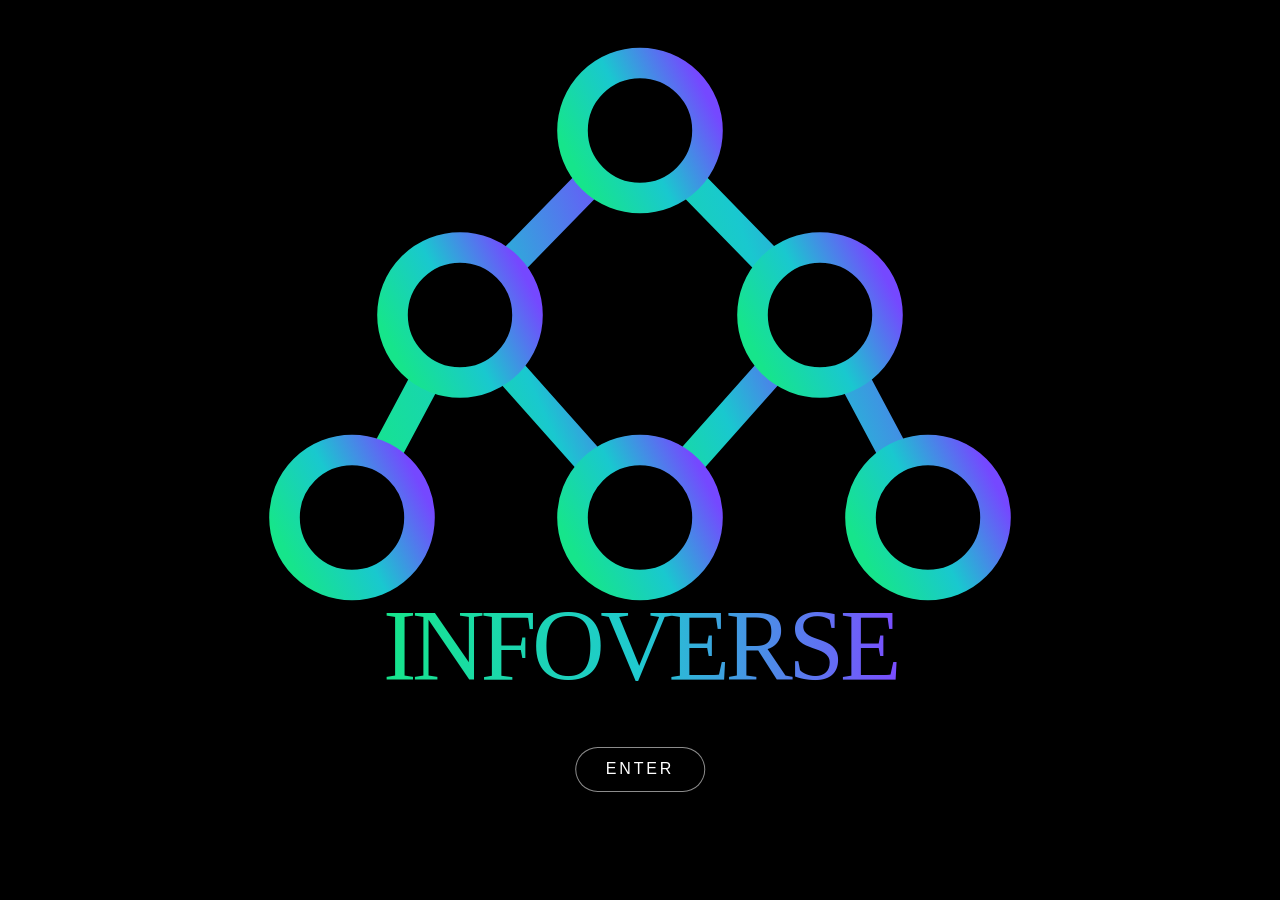
<file: index.html>
<!doctype html>
<html lang="en">
<head>
  <meta charset="utf-8">
  <meta name="viewport" content="width=device-width, initial-scale=1">
  <meta name="theme-color" content="#030708">
  <title>Infoverse</title>
  <link rel="stylesheet" href="style.css">
</head>
<body>
  <main id="app">
    <section id="intro" class="intro" aria-label="Welcome">
      <div class="logo-stage">
        <img class="intro-logo" src="assets/infoverse.svg" alt="Infoverse logo">
        <div class="intro-half intro-left" aria-hidden="true"></div>
        <div class="intro-half intro-right" aria-hidden="true"></div>
        <button id="enterButton" class="enter-button" type="button">ENTER</button>
      </div>
    </section>

    <section id="mainPage" class="main-page" aria-hidden="true">
      <div class="main-logo-half main-logo-left" aria-hidden="true"></div>
      <div class="main-logo-half main-logo-right" aria-hidden="true"></div>
      <header class="site-header">
        <img class="header-logo" src="assets/infoverse.svg" alt="">
        <h1>Infoverse</h1>
      </header>
      <section id="home" class="module-grid" aria-label="Choose a module">
        <a class="module-card module-card-learn" href="modules/learn/index.html">
          <div class="module-card-top"><span class="module-card-index">01 / LEARN</span><span class="module-card-tag">3 COURSE PATHS</span></div>
          <div class="module-card-art module-art-learn" aria-hidden="true"><i></i><i></i><i></i><i></i><i></i></div>
          <h2>Learning Deck</h2>
          <p>Build practical data skills with guided courses in analysis, Power BI, and SQL.</p>
          <div class="module-card-foot">OPEN LEARNING PATH <b>↗</b></div>
        </a>
        <a class="module-card module-card-games" href="modules/games/index.html">
          <div class="module-card-top"><span class="module-card-index">02 / GAMES</span><span class="module-card-tag">3 ARCADE RUNS</span></div>
          <div class="module-card-art module-art-games" aria-hidden="true"><i></i><i></i><i></i><i></i></div>
          <h2>Arcade</h2>
          <p>Sharpen your instincts with patterns, puzzles, and data.</p>
          <div class="module-card-foot">ENTER THE ARCADE <b>↗</b></div>
        </a>
        <a class="module-card module-card-challenges" href="modules/challenges/index.html">
          <div class="module-card-top"><span class="module-card-index">03 / CHALLENGES</span><span class="module-card-tag">CASE MISSIONS</span></div>
          <div class="module-card-art module-art-challenges" aria-hidden="true"><i></i><i></i><i></i><i></i></div>
          <h2>Field Missions</h2>
          <p>Apply your skills to realistic business scenarios.</p>
          <div class="module-card-foot">VIEW CHALLENGES <b>↗</b></div>
        </a>
      </section>
    </section>
  </main>
  <script src="script.js"></script>
</body>
</html>
</file>
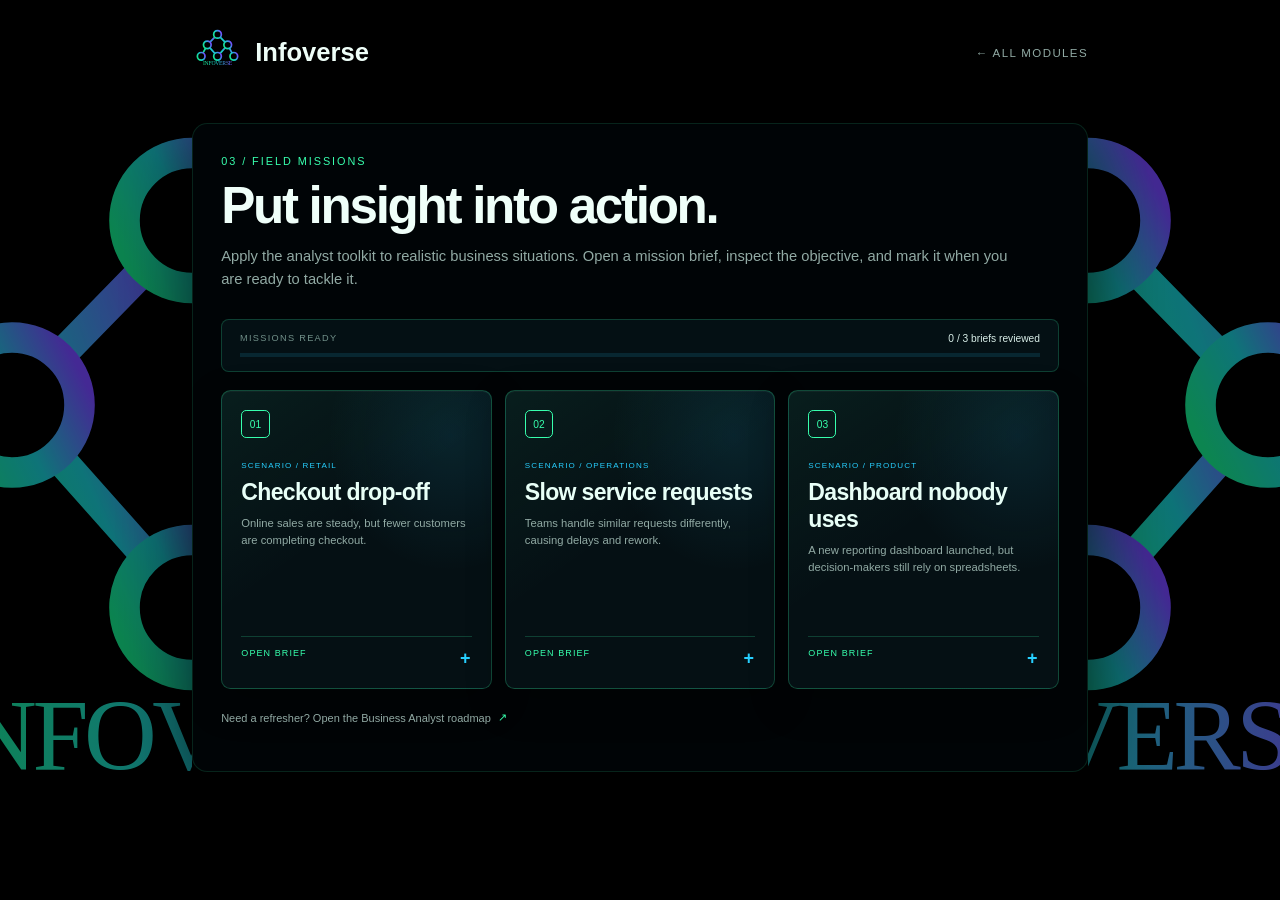
<file: modules/challenges/index.html>
<!doctype html>
<html lang="en">
<head>
  <meta charset="utf-8">
  <meta name="viewport" content="width=device-width, initial-scale=1">
  <meta name="theme-color" content="#030708">
  <title>Field Missions | Infoverse</title>
  <link rel="stylesheet" href="../module-shell.css">
  <link rel="stylesheet" href="challenges.css">
</head>
<body>
  <div class="module-shell">
    <div class="module-logo-half module-logo-left" aria-hidden="true"></div>
    <div class="module-logo-half module-logo-right" aria-hidden="true"></div>
    <header class="module-topbar">
      <a class="module-brand" href="../../index.html?home=1#home"><img src="../../assets/infoverse.svg" alt=""><span>Infoverse</span></a>
      <a class="module-return" href="../../index.html?home=1#home">← ALL MODULES</a>
    </header>

    <main class="module-layout challenge-layout">
      <p class="module-eyebrow">03 / FIELD MISSIONS</p>
      <h1>Put insight into action.</h1>
      <p class="module-intro">Apply the analyst toolkit to realistic business situations. Open a mission brief, inspect the objective, and mark it when you are ready to tackle it.</p>
      <section class="mission-progress" aria-label="Mission progress">
        <div><span>MISSIONS READY</span><strong id="missionProgressText">0 / 3 briefs reviewed</strong></div>
        <div id="missionProgress" class="mission-progress-track" role="progressbar" aria-label="Mission briefs reviewed" aria-valuemin="0" aria-valuemax="3" aria-valuenow="0"><span id="missionProgressBar"></span></div>
      </section>
      <div class="mission-grid">
        <details class="mission-card">
          <summary><span class="mission-number">01</span><span class="mission-status">SCENARIO / RETAIL</span><h2>Checkout drop-off</h2><p>Online sales are steady, but fewer customers are completing checkout.</p><span class="mission-open">OPEN BRIEF <b>+</b></span></summary>
          <div class="mission-brief"><h3>Your objective</h3><p>Identify what evidence and stakeholder conversations you need before recommending a change.</p><ul><li>Define the outcome and baseline.</li><li>Map the customer journey and locate the drop-off.</li><li>Propose a low-risk test and success measure.</li></ul><label><input type="checkbox" data-mission="retail"><span>Brief reviewed</span></label></div>
        </details>
        <details class="mission-card">
          <summary><span class="mission-number">02</span><span class="mission-status">SCENARIO / OPERATIONS</span><h2>Slow service requests</h2><p>Teams handle similar requests differently, causing delays and rework.</p><span class="mission-open">OPEN BRIEF <b>+</b></span></summary>
          <div class="mission-brief"><h3>Your objective</h3><p>Find the process constraint, align teams on a workable future state, and define how improvement will be measured.</p><ul><li>Interview people across the handoffs.</li><li>Model the current and future workflows.</li><li>Estimate value, risk, and adoption needs.</li></ul><label><input type="checkbox" data-mission="operations"><span>Brief reviewed</span></label></div>
        </details>
        <details class="mission-card">
          <summary><span class="mission-number">03</span><span class="mission-status">SCENARIO / PRODUCT</span><h2>Dashboard nobody uses</h2><p>A new reporting dashboard launched, but decision-makers still rely on spreadsheets.</p><span class="mission-open">OPEN BRIEF <b>+</b></span></summary>
          <div class="mission-brief"><h3>Your objective</h3><p>Discover the decision the dashboard should support and diagnose the gap between delivery and user needs.</p><ul><li>Identify user groups and key decisions.</li><li>Check data trust, definitions, and timing.</li><li>Define adoption and outcome measures.</li></ul><label><input type="checkbox" data-mission="product"><span>Brief reviewed</span></label></div>
        </details>
      </div>
      <a class="mission-learning-link" href="../learn/index.html">Need a refresher? Open the Business Analyst roadmap <span>↗</span></a>
    </main>
  </div>
  <script src="challenges.js"></script>
</body>
</html>
</file>
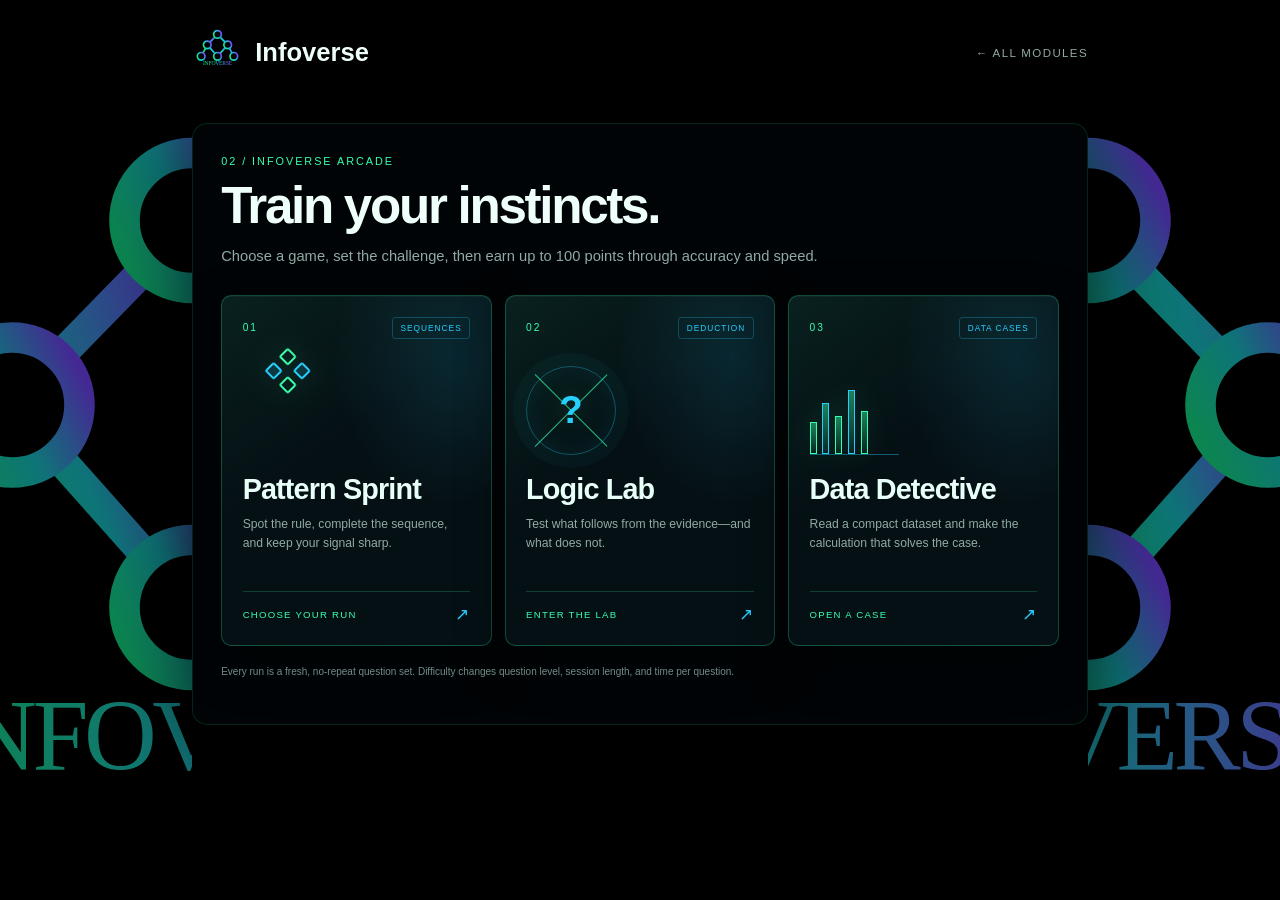
<file: modules/games/index.html>
<!doctype html>
<html lang="en">
<head>
  <meta charset="utf-8">
  <meta name="viewport" content="width=device-width, initial-scale=1">
  <meta name="theme-color" content="#030708">
  <title>Infoverse Arcade</title>
  <link rel="stylesheet" href="../module-shell.css">
  <link rel="stylesheet" href="games.css">
</head>
<body>
  <div class="module-shell">
    <div class="module-logo-half module-logo-left" aria-hidden="true"></div>
    <div class="module-logo-half module-logo-right" aria-hidden="true"></div>
    <header class="module-topbar">
      <a class="module-brand" href="../../index.html?home=1#home"><img src="../../assets/infoverse.svg" alt=""><span>Infoverse</span></a>
      <a class="module-return" href="../../index.html?home=1#home">← ALL MODULES</a>
    </header>
    <main class="module-layout games-layout">
      <p class="module-eyebrow">02 / INFOVERSE ARCADE</p>
      <h1>Train your instincts.</h1>
      <p class="module-intro">Choose a game, set the challenge, then earn up to 100 points through accuracy and speed.</p>
      <section class="game-catalog" aria-label="Choose a game">
        <a class="game-card" href="pattern/index.html">
          <div class="game-card-top"><span class="game-index">01</span><span class="game-tag">SEQUENCES</span></div>
          <div class="game-symbol pattern-symbol" aria-hidden="true"><i></i><i></i><i></i><i></i></div>
          <h2>Pattern Sprint</h2><p>Spot the rule, complete the sequence, and keep your signal sharp.</p>
          <span class="game-launch">CHOOSE YOUR RUN <b>↗</b></span>
        </a>
        <a class="game-card" href="logic/index.html">
          <div class="game-card-top"><span class="game-index">02</span><span class="game-tag">DEDUCTION</span></div>
          <div class="game-symbol logic-symbol" aria-hidden="true"><span>?</span></div>
          <h2>Logic Lab</h2><p>Test what follows from the evidence—and what does not.</p>
          <span class="game-launch">ENTER THE LAB <b>↗</b></span>
        </a>
        <a class="game-card" href="data/index.html">
          <div class="game-card-top"><span class="game-index">03</span><span class="game-tag">DATA CASES</span></div>
          <div class="game-symbol data-symbol" aria-hidden="true"><i></i><i></i><i></i><i></i><i></i></div>
          <h2>Data Detective</h2><p>Read a compact dataset and make the calculation that solves the case.</p>
          <span class="game-launch">OPEN A CASE <b>↗</b></span>
        </a>
      </section>
      <p class="game-catalog-note">Every run is a fresh, no-repeat question set. Difficulty changes question level, session length, and time per question.</p>
    </main>
  </div>
</body>
</html>
</file>
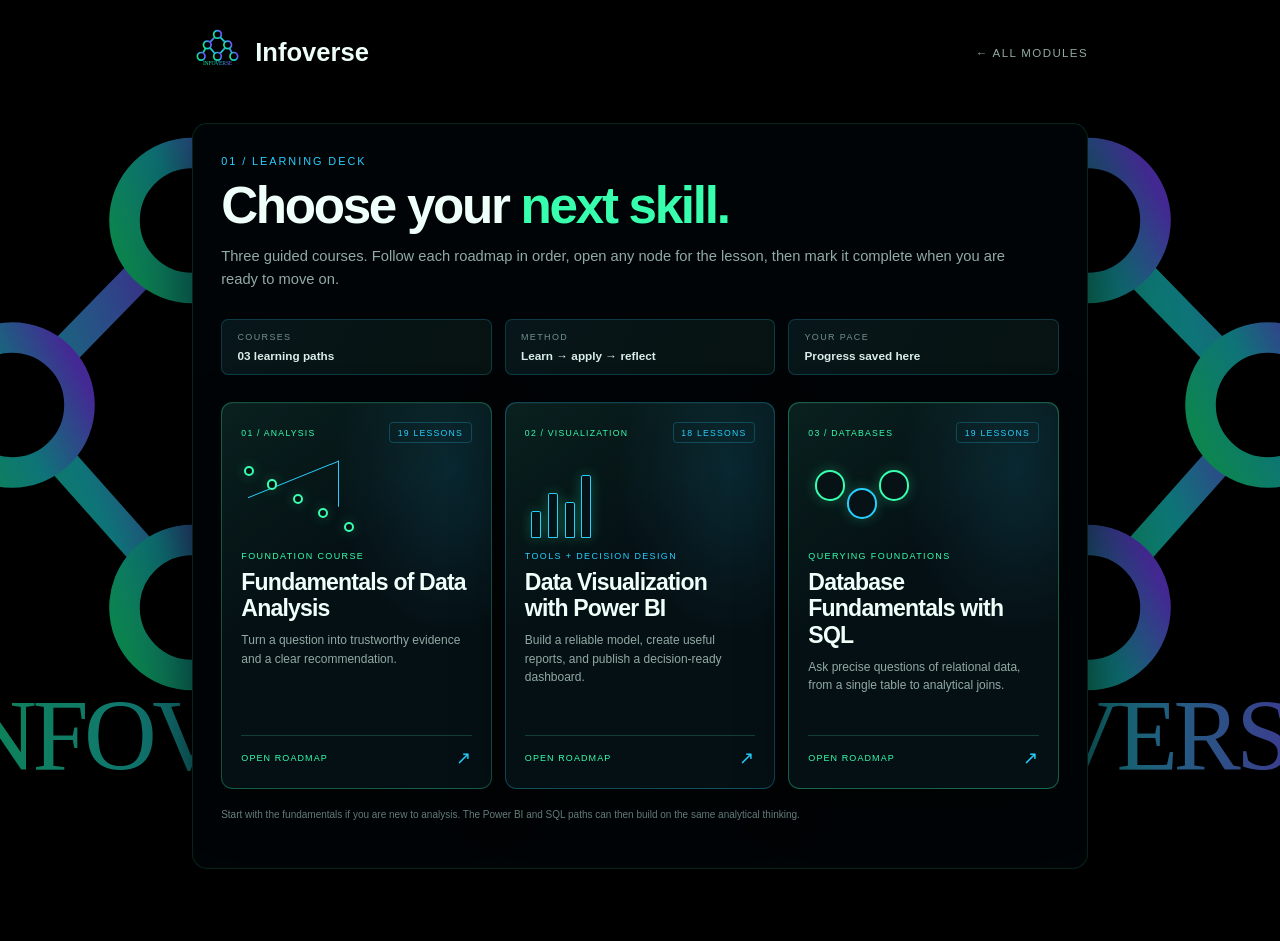
<file: modules/learn/index.html>
<!doctype html>
<html lang="en">
<head>
  <meta charset="utf-8">
  <meta name="viewport" content="width=device-width, initial-scale=1">
  <meta name="theme-color" content="#030708">
  <title>Learn | Infoverse</title>
  <link rel="stylesheet" href="../module-shell.css">
  <link rel="stylesheet" href="learn.css">
</head>
<body>
  <div class="module-shell">
    <div class="module-logo-half module-logo-left" aria-hidden="true"></div>
    <div class="module-logo-half module-logo-right" aria-hidden="true"></div>
    <header class="module-topbar">
      <a class="module-brand" href="../../index.html?home=1#home"><img src="../../assets/infoverse.svg" alt=""><span>Infoverse</span></a>
      <a class="module-return" href="../../index.html?home=1#home">← ALL MODULES</a>
    </header>
    <main class="module-layout learn-layout">
      <p class="module-eyebrow">01 / LEARNING DECK</p>
      <h1>Choose your <span>next skill.</span></h1>
      <p class="module-intro">Three guided courses. Follow each roadmap in order, open any node for the lesson, then mark it complete when you are ready to move on.</p>
      <div class="learn-stats" aria-label="Course catalogue">
        <div><span>COURSES</span><strong>03 learning paths</strong></div>
        <div><span>METHOD</span><strong>Learn → apply → reflect</strong></div>
        <div><span>YOUR PACE</span><strong>Progress saved here</strong></div>
      </div>
      <section class="course-grid" aria-label="Available courses">
        <a class="course-card course-fundamentals" href="fundamentals/index.html">
          <div class="course-top"><span>01 / ANALYSIS</span><span class="course-tag">19 LESSONS</span></div>
          <div class="course-art art-analysis" aria-hidden="true"><i></i><i></i><i></i><i></i><i></i></div>
          <div class="course-level">FOUNDATION COURSE</div>
          <h2>Fundamentals of Data Analysis</h2>
          <p>Turn a question into trustworthy evidence and a clear recommendation.</p>
          <div class="course-foot">OPEN ROADMAP <b>↗</b></div>
        </a>
        <a class="course-card course-powerbi" href="power-bi/index.html">
          <div class="course-top"><span>02 / VISUALIZATION</span><span class="course-tag">18 LESSONS</span></div>
          <div class="course-art art-bi" aria-hidden="true"><i></i><i></i><i></i><i></i></div>
          <div class="course-level">TOOLS + DECISION DESIGN</div>
          <h2>Data Visualization with Power BI</h2>
          <p>Build a reliable model, create useful reports, and publish a decision-ready dashboard.</p>
          <div class="course-foot">OPEN ROADMAP <b>↗</b></div>
        </a>
        <a class="course-card course-sql" href="sql/index.html">
          <div class="course-top"><span>03 / DATABASES</span><span class="course-tag">19 LESSONS</span></div>
          <div class="course-art art-sql" aria-hidden="true"><i></i><i></i><i></i></div>
          <div class="course-level">QUERYING FOUNDATIONS</div>
          <h2>Database Fundamentals with SQL</h2>
          <p>Ask precise questions of relational data, from a single table to analytical joins.</p>
          <div class="course-foot">OPEN ROADMAP <b>↗</b></div>
        </a>
      </section>
      <p class="learn-note">Start with the fundamentals if you are new to analysis. The Power BI and SQL paths can then build on the same analytical thinking.</p>
    </main>
  </div>
</body>
</html>
</file>
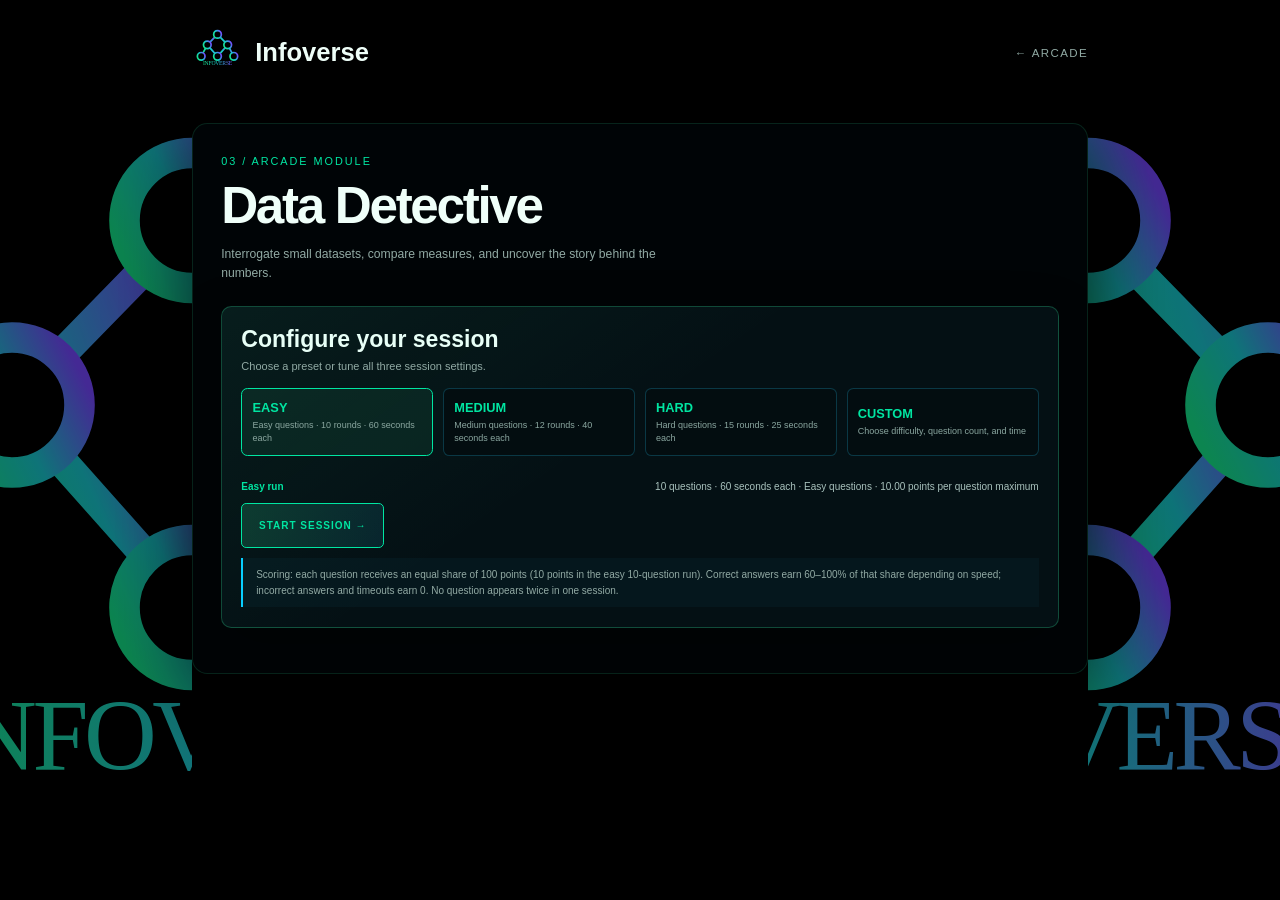
<file: modules/games/data/index.html>
<!doctype html>
<html lang="en">
<head>
  <meta charset="utf-8">
  <meta name="viewport" content="width=device-width, initial-scale=1">
  <meta name="theme-color" content="#030708">
  <title>Data Detective | Infoverse Arcade</title>
  <link rel="stylesheet" href="../../module-shell.css">
  <link rel="stylesheet" href="../game-play.css">
  <link rel="stylesheet" href="game.css">
</head>
<body>
  <div class="module-shell arcade-child">
    <div class="module-logo-half module-logo-left" aria-hidden="true"></div>
    <div class="module-logo-half module-logo-right" aria-hidden="true"></div>
    <header class="module-topbar">
      <a class="module-brand" href="../../../index.html?home=1#home"><img src="../../../assets/infoverse.svg" alt=""><span>Infoverse</span></a>
      <a class="module-return" href="../index.html">← ARCADE</a>
    </header>
    <main class="module-layout arcade-game-layout">
      <p class="module-eyebrow" id="gameEyebrow"></p>
      <h1 id="arcadeGameTitle"></h1>
      <p class="game-description" id="arcadeGameDescription"></p>
      <section class="setup-card" id="setupPanel">
        <h2 class="setup-title">Configure your session</h2>
        <p class="setup-caption">Choose a preset or tune all three session settings.</p>
        <div class="preset-grid" role="group" aria-label="Difficulty preset">
          <button class="preset-button" type="button" data-preset="easy" aria-pressed="true"><strong>EASY</strong><span>Easy questions · 10 rounds · 60 seconds each</span></button>
          <button class="preset-button" type="button" data-preset="medium" aria-pressed="false"><strong>MEDIUM</strong><span>Medium questions · 12 rounds · 40 seconds each</span></button>
          <button class="preset-button" type="button" data-preset="hard" aria-pressed="false"><strong>HARD</strong><span>Hard questions · 15 rounds · 25 seconds each</span></button>
          <button class="preset-button" type="button" data-preset="custom" aria-pressed="false"><strong>CUSTOM</strong><span>Choose difficulty, question count, and time</span></button>
        </div>
        <div class="custom-settings" id="customSettings" hidden>
          <label>Question difficulty<select id="customDifficulty"><option value="easy">Low · Easy</option><option value="medium" selected>Medium</option><option value="hard">High · Hard</option></select></label>
          <label>Questions per run<select id="customCount"><option value="low">Low · 5 questions</option><option value="medium" selected>Medium · 10 questions</option><option value="high">High · 15 questions</option></select></label>
          <label>Time per question<select id="customTime"><option value="low">Low · 25 seconds</option><option value="medium" selected>Medium · 40 seconds</option><option value="high">High · 60 seconds</option></select></label>
        </div>
        <div class="settings-summary" id="settingsSummary"></div>
        <button class="primary-action" id="startSession" type="button">START SESSION →</button>
        <p class="scoring-note">Scoring: each question receives an equal share of 100 points (10 points in the easy 10-question run). Correct answers earn 60–100% of that share depending on speed; incorrect answers and timeouts earn 0. No question appears twice in one session.</p>
      </section>
      <section id="playPanel" hidden aria-live="polite"></section>
    </main>
  </div>
  <script src="game.js"></script>
  <script src="../game-runtime.js"></script>
</body>
</html>
</file>
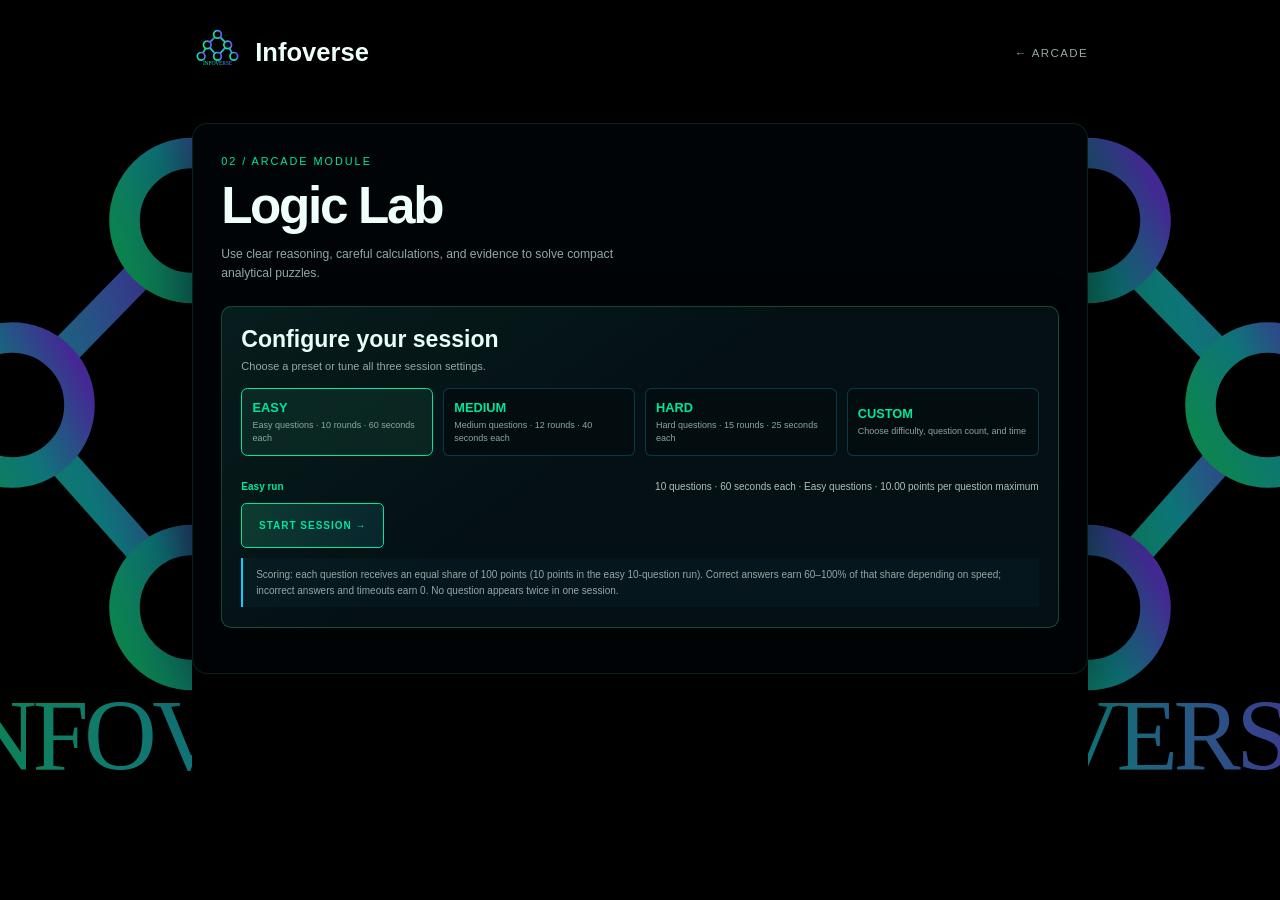
<file: modules/games/logic/index.html>
<!doctype html>
<html lang="en">
<head>
  <meta charset="utf-8">
  <meta name="viewport" content="width=device-width, initial-scale=1">
  <meta name="theme-color" content="#030708">
  <title>Logic Lab | Infoverse Arcade</title>
  <link rel="stylesheet" href="../../module-shell.css">
  <link rel="stylesheet" href="../game-play.css">
  <link rel="stylesheet" href="game.css">
</head>
<body>
  <div class="module-shell arcade-child">
    <div class="module-logo-half module-logo-left" aria-hidden="true"></div>
    <div class="module-logo-half module-logo-right" aria-hidden="true"></div>
    <header class="module-topbar">
      <a class="module-brand" href="../../../index.html?home=1#home"><img src="../../../assets/infoverse.svg" alt=""><span>Infoverse</span></a>
      <a class="module-return" href="../index.html">← ARCADE</a>
    </header>
    <main class="module-layout arcade-game-layout">
      <p class="module-eyebrow" id="gameEyebrow"></p>
      <h1 id="arcadeGameTitle"></h1>
      <p class="game-description" id="arcadeGameDescription"></p>
      <section class="setup-card" id="setupPanel">
        <h2 class="setup-title">Configure your session</h2>
        <p class="setup-caption">Choose a preset or tune all three session settings.</p>
        <div class="preset-grid" role="group" aria-label="Difficulty preset">
          <button class="preset-button" type="button" data-preset="easy" aria-pressed="true"><strong>EASY</strong><span>Easy questions · 10 rounds · 60 seconds each</span></button>
          <button class="preset-button" type="button" data-preset="medium" aria-pressed="false"><strong>MEDIUM</strong><span>Medium questions · 12 rounds · 40 seconds each</span></button>
          <button class="preset-button" type="button" data-preset="hard" aria-pressed="false"><strong>HARD</strong><span>Hard questions · 15 rounds · 25 seconds each</span></button>
          <button class="preset-button" type="button" data-preset="custom" aria-pressed="false"><strong>CUSTOM</strong><span>Choose difficulty, question count, and time</span></button>
        </div>
        <div class="custom-settings" id="customSettings" hidden>
          <label>Question difficulty<select id="customDifficulty"><option value="easy">Low · Easy</option><option value="medium" selected>Medium</option><option value="hard">High · Hard</option></select></label>
          <label>Questions per run<select id="customCount"><option value="low">Low · 5 questions</option><option value="medium" selected>Medium · 10 questions</option><option value="high">High · 15 questions</option></select></label>
          <label>Time per question<select id="customTime"><option value="low">Low · 25 seconds</option><option value="medium" selected>Medium · 40 seconds</option><option value="high">High · 60 seconds</option></select></label>
        </div>
        <div class="settings-summary" id="settingsSummary"></div>
        <button class="primary-action" id="startSession" type="button">START SESSION →</button>
        <p class="scoring-note">Scoring: each question receives an equal share of 100 points (10 points in the easy 10-question run). Correct answers earn 60–100% of that share depending on speed; incorrect answers and timeouts earn 0. No question appears twice in one session.</p>
      </section>
      <section id="playPanel" hidden aria-live="polite"></section>
    </main>
  </div>
  <script src="game.js"></script>
  <script src="../game-runtime.js"></script>
</body>
</html>
</file>
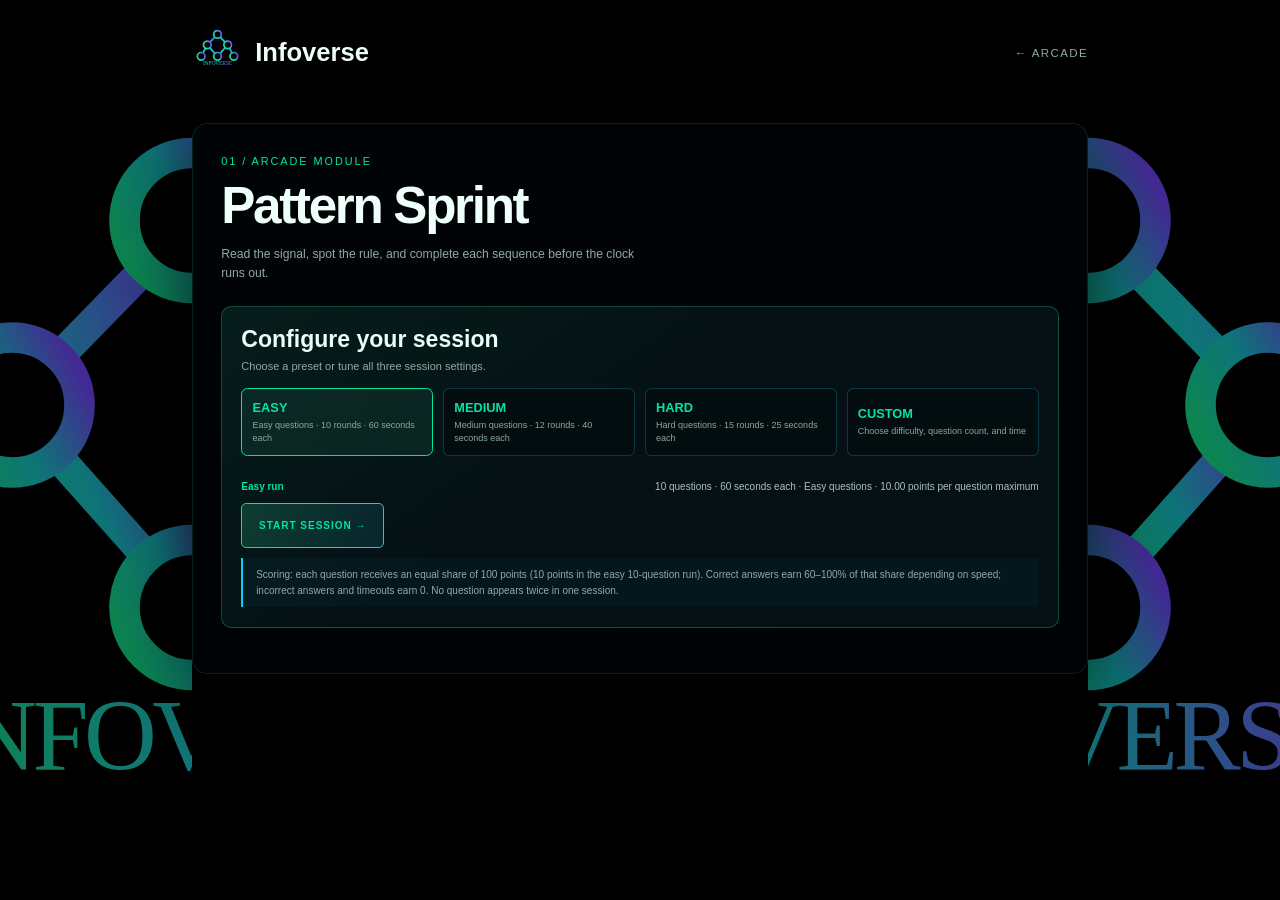
<file: modules/games/pattern/index.html>
<!doctype html>
<html lang="en">
<head>
  <meta charset="utf-8">
  <meta name="viewport" content="width=device-width, initial-scale=1">
  <meta name="theme-color" content="#030708">
  <title>Pattern Sprint | Infoverse Arcade</title>
  <link rel="stylesheet" href="../../module-shell.css">
  <link rel="stylesheet" href="../game-play.css">
  <link rel="stylesheet" href="game.css">
</head>
<body>
  <div class="module-shell arcade-child">
    <div class="module-logo-half module-logo-left" aria-hidden="true"></div>
    <div class="module-logo-half module-logo-right" aria-hidden="true"></div>
    <header class="module-topbar">
      <a class="module-brand" href="../../../index.html?home=1#home"><img src="../../../assets/infoverse.svg" alt=""><span>Infoverse</span></a>
      <a class="module-return" href="../index.html">← ARCADE</a>
    </header>
    <main class="module-layout arcade-game-layout">
      <p class="module-eyebrow" id="gameEyebrow"></p>
      <h1 id="arcadeGameTitle"></h1>
      <p class="game-description" id="arcadeGameDescription"></p>
      <section class="setup-card" id="setupPanel">
        <h2 class="setup-title">Configure your session</h2>
        <p class="setup-caption">Choose a preset or tune all three session settings.</p>
        <div class="preset-grid" role="group" aria-label="Difficulty preset">
          <button class="preset-button" type="button" data-preset="easy" aria-pressed="true"><strong>EASY</strong><span>Easy questions · 10 rounds · 60 seconds each</span></button>
          <button class="preset-button" type="button" data-preset="medium" aria-pressed="false"><strong>MEDIUM</strong><span>Medium questions · 12 rounds · 40 seconds each</span></button>
          <button class="preset-button" type="button" data-preset="hard" aria-pressed="false"><strong>HARD</strong><span>Hard questions · 15 rounds · 25 seconds each</span></button>
          <button class="preset-button" type="button" data-preset="custom" aria-pressed="false"><strong>CUSTOM</strong><span>Choose difficulty, question count, and time</span></button>
        </div>
        <div class="custom-settings" id="customSettings" hidden>
          <label>Question difficulty<select id="customDifficulty"><option value="easy">Low · Easy</option><option value="medium" selected>Medium</option><option value="hard">High · Hard</option></select></label>
          <label>Questions per run<select id="customCount"><option value="low">Low · 5 questions</option><option value="medium" selected>Medium · 10 questions</option><option value="high">High · 15 questions</option></select></label>
          <label>Time per question<select id="customTime"><option value="low">Low · 25 seconds</option><option value="medium" selected>Medium · 40 seconds</option><option value="high">High · 60 seconds</option></select></label>
        </div>
        <div class="settings-summary" id="settingsSummary"></div>
        <button class="primary-action" id="startSession" type="button">START SESSION →</button>
        <p class="scoring-note">Scoring: each question receives an equal share of 100 points (10 points in the easy 10-question run). Correct answers earn 60–100% of that share depending on speed; incorrect answers and timeouts earn 0. No question appears twice in one session.</p>
      </section>
      <section id="playPanel" hidden aria-live="polite"></section>
    </main>
  </div>
  <script src="game.js"></script>
  <script src="../game-runtime.js"></script>
</body>
</html>
</file>
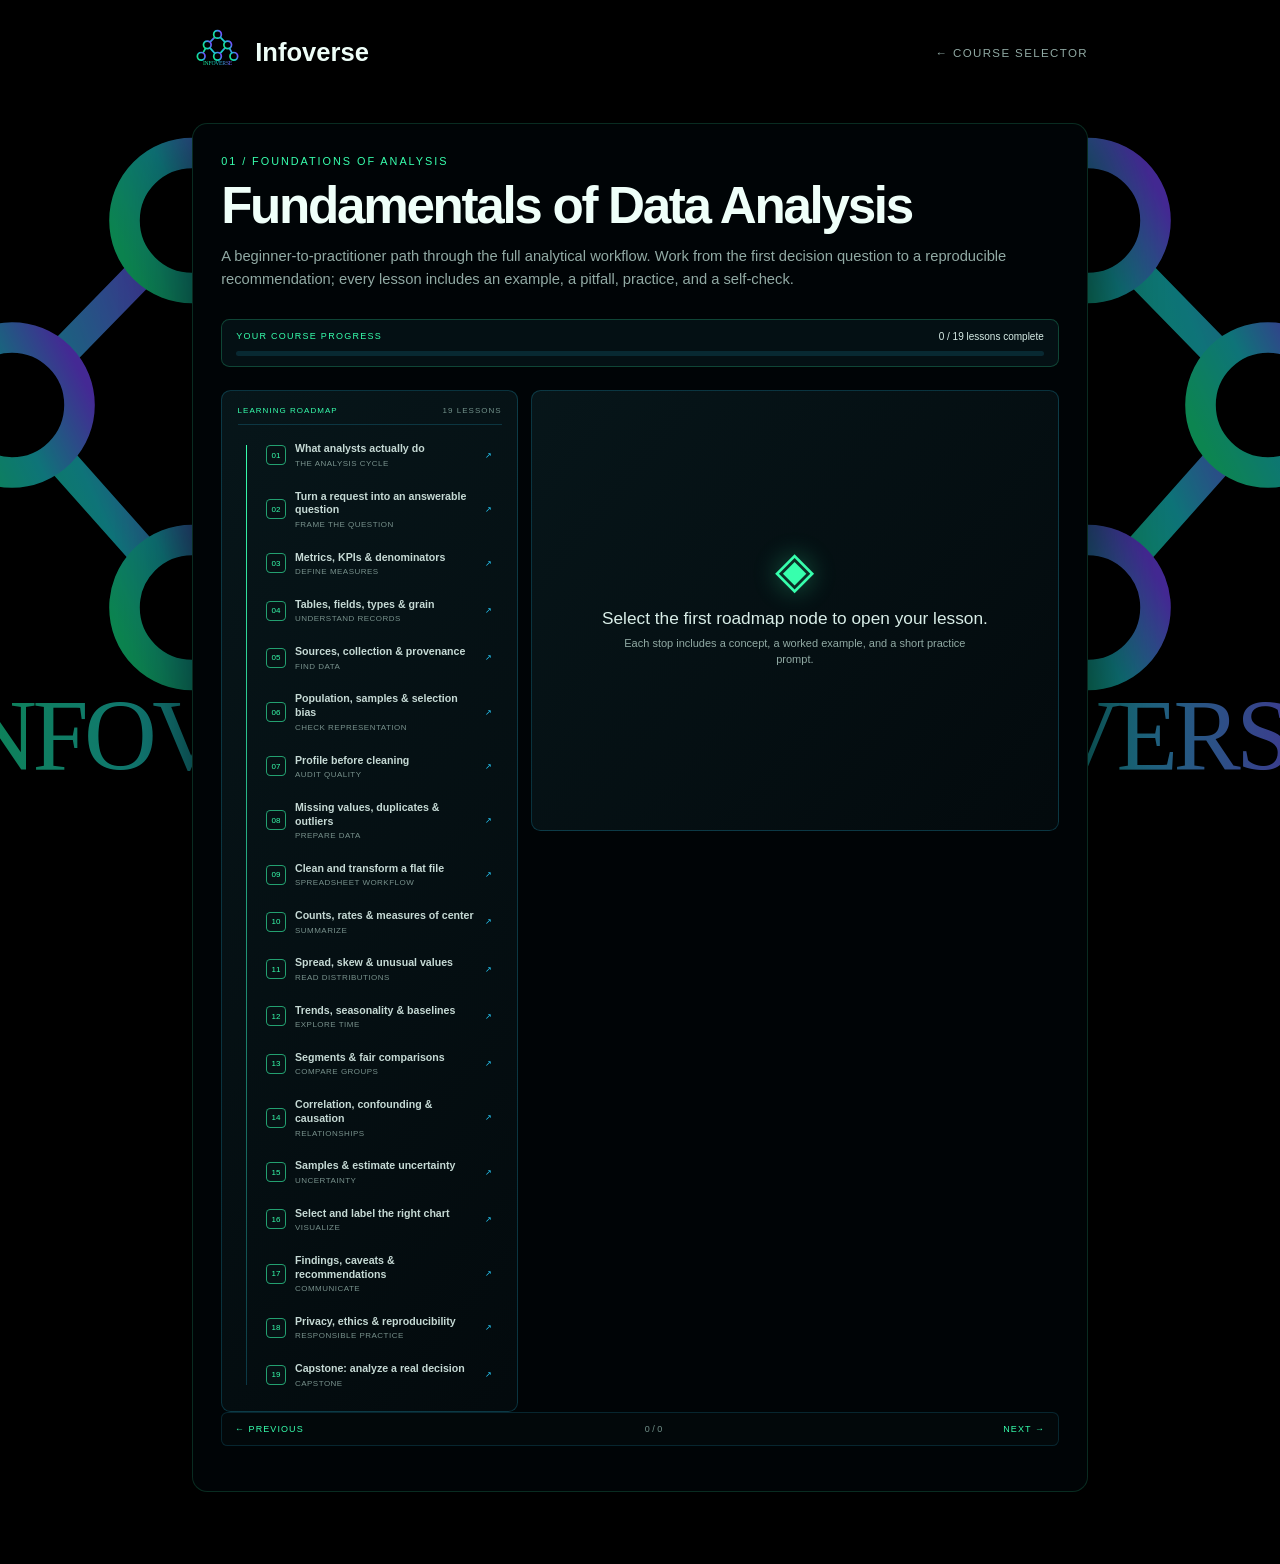
<file: modules/learn/fundamentals/index.html>
<!doctype html>
<html lang="en">
<head>
  <meta charset="utf-8">
  <meta name="viewport" content="width=device-width, initial-scale=1">
  <meta name="theme-color" content="#030708">
  <title>Fundamentals of Data Analysis | Infoverse</title>
  <link rel="stylesheet" href="../../module-shell.css">
  <link rel="stylesheet" href="../course-roadmap.css">
  <link rel="stylesheet" href="../course-theme.css">
  <link rel="stylesheet" href="course.css">
</head>
<body>
  <div class="module-shell course-shell">
    <div class="module-logo-half module-logo-left" aria-hidden="true"></div>
    <div class="module-logo-half module-logo-right" aria-hidden="true"></div>
    <header class="module-topbar">
      <a class="module-brand" href="../../../index.html?home=1#home"><img src="../../../assets/infoverse.svg" alt=""><span>Infoverse</span></a>
      <a class="module-return" href="../index.html">← COURSE SELECTOR</a>
    </header>
    <main class="module-layout course-layout">
      <p class="module-eyebrow" id="courseEyebrow"></p>
      <h1 id="courseTitle"></h1>
      <p class="module-intro" id="courseIntro"></p>
      <section class="course-progress">
        <div><span>YOUR COURSE PROGRESS</span><strong id="progressText"></strong></div>
        <div class="progress-track" role="progressbar" aria-label="Course completion" aria-valuemin="0" aria-valuemax="19" aria-valuenow="0"><span id="progressBar"></span></div>
      </section>
      <div class="course-workspace">
        <section class="roadmap-panel" aria-label="Course roadmap">
          <div class="roadmap-heading"><span>LEARNING ROADMAP</span><span>SELECT A NODE</span></div>
          <ol class="roadmap-nodes" id="roadmapNodes"></ol>
        </section>
        <article class="lesson-panel" id="lessonPanel" aria-live="polite">
          <div class="lesson-empty"><span class="lesson-signal">◈</span><p>Select the first roadmap node to open your lesson.</p><small>Each stop includes a concept, a worked example, and a short practice prompt.</small></div>
        </article>
      </div>
      <nav class="lesson-nav" aria-label="Course navigation"><a id="previousNode" href="#">← PREVIOUS</a><span id="nodePosition">0 / 0</span><a id="nextNode" href="#">NEXT →</a></nav>
    </main>
  </div>
  <script src="course.js"></script>
  <script src="../course-runtime.js"></script>
</body>
</html>
</file>
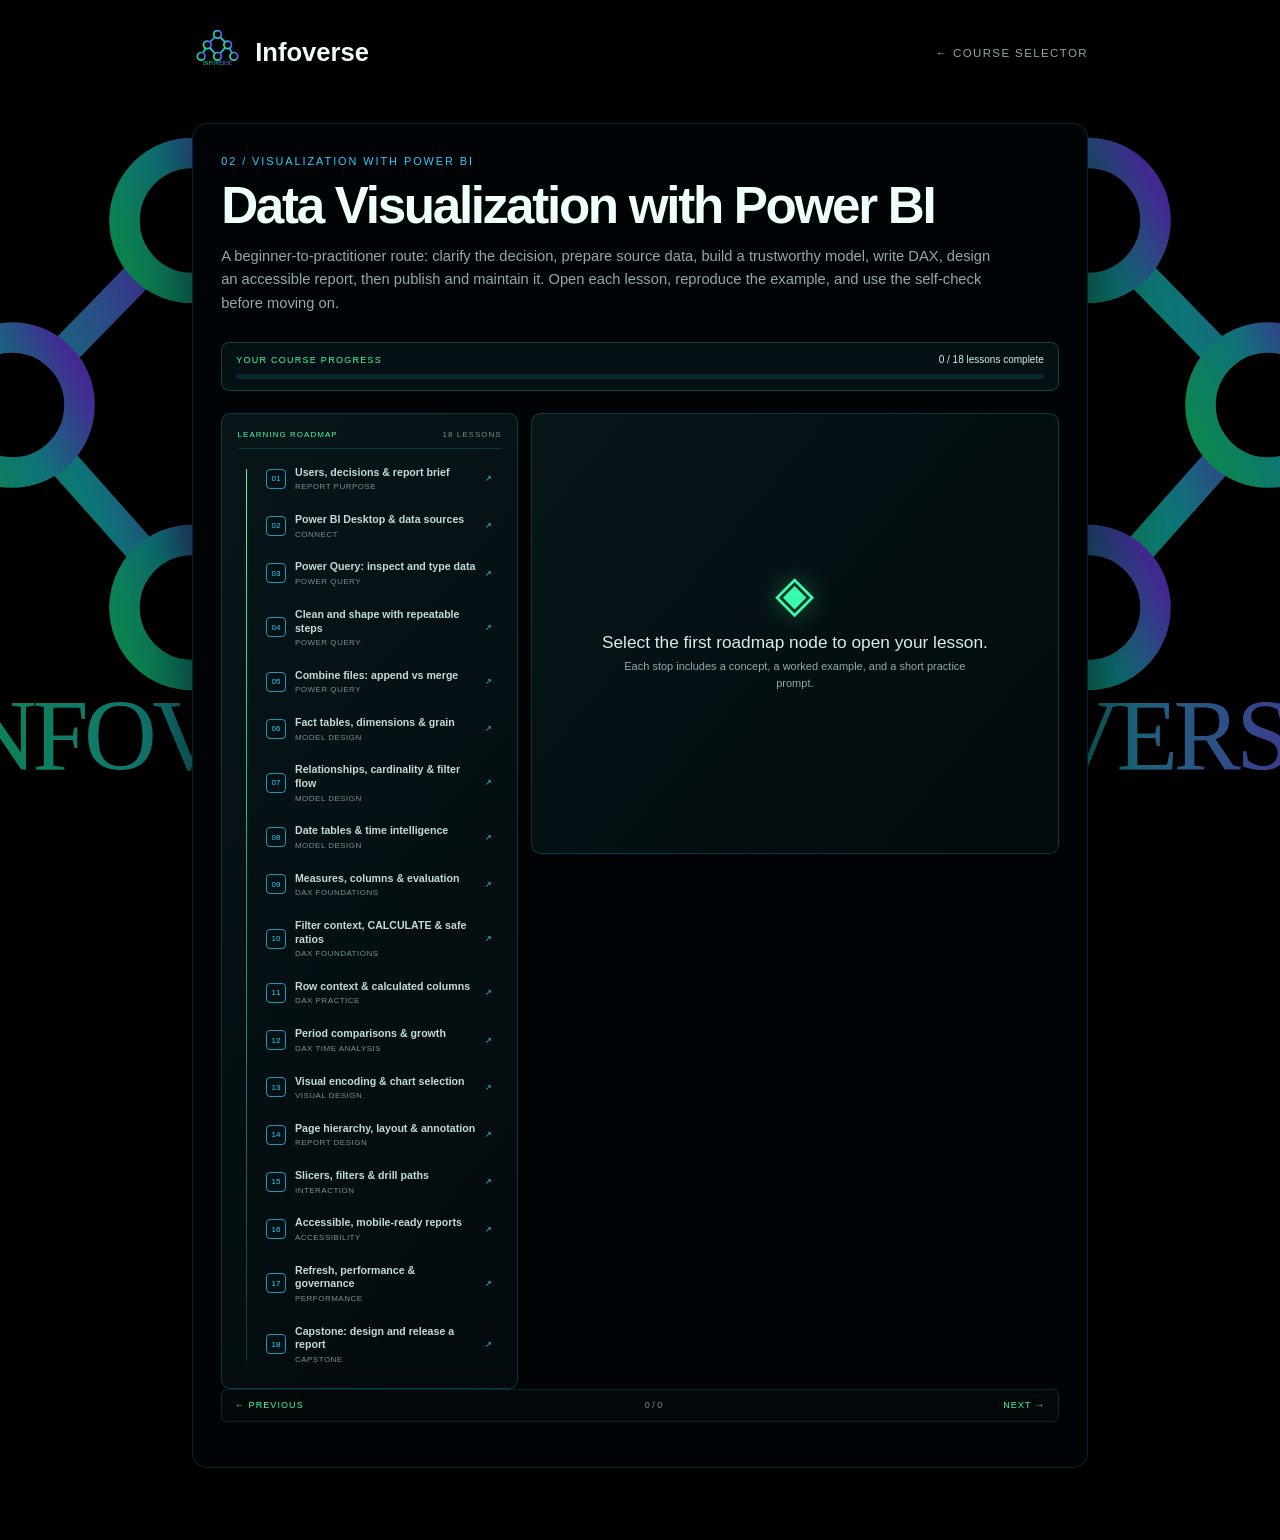
<file: modules/learn/power-bi/index.html>
<!doctype html>
<html lang="en">
<head>
  <meta charset="utf-8">
  <meta name="viewport" content="width=device-width, initial-scale=1">
  <meta name="theme-color" content="#030708">
  <title>Data Visualization with Power BI | Infoverse</title>
  <link rel="stylesheet" href="../../module-shell.css">
  <link rel="stylesheet" href="../course-roadmap.css">
  <link rel="stylesheet" href="../course-theme.css">
  <link rel="stylesheet" href="course.css">
</head>
<body>
  <div class="module-shell course-shell">
    <div class="module-logo-half module-logo-left" aria-hidden="true"></div>
    <div class="module-logo-half module-logo-right" aria-hidden="true"></div>
    <header class="module-topbar">
      <a class="module-brand" href="../../../index.html?home=1#home"><img src="../../../assets/infoverse.svg" alt=""><span>Infoverse</span></a>
      <a class="module-return" href="../index.html">← COURSE SELECTOR</a>
    </header>
    <main class="module-layout course-layout">
      <p class="module-eyebrow" id="courseEyebrow"></p>
      <h1 id="courseTitle"></h1>
      <p class="module-intro" id="courseIntro"></p>
      <section class="course-progress">
        <div><span>YOUR COURSE PROGRESS</span><strong id="progressText"></strong></div>
        <div class="progress-track" role="progressbar" aria-label="Course completion" aria-valuemin="0" aria-valuemax="18" aria-valuenow="0"><span id="progressBar"></span></div>
      </section>
      <div class="course-workspace">
        <section class="roadmap-panel" aria-label="Course roadmap">
          <div class="roadmap-heading"><span>LEARNING ROADMAP</span><span>SELECT A NODE</span></div>
          <ol class="roadmap-nodes" id="roadmapNodes"></ol>
        </section>
        <article class="lesson-panel" id="lessonPanel" aria-live="polite">
          <div class="lesson-empty"><span class="lesson-signal">◈</span><p>Select the first roadmap node to open your lesson.</p><small>Each stop includes a concept, a worked example, and a short practice prompt.</small></div>
        </article>
      </div>
      <nav class="lesson-nav" aria-label="Course navigation"><a id="previousNode" href="#">← PREVIOUS</a><span id="nodePosition">0 / 0</span><a id="nextNode" href="#">NEXT →</a></nav>
    </main>
  </div>
  <script src="course.js"></script>
  <script src="../course-runtime.js"></script>
</body>
</html>
</file>
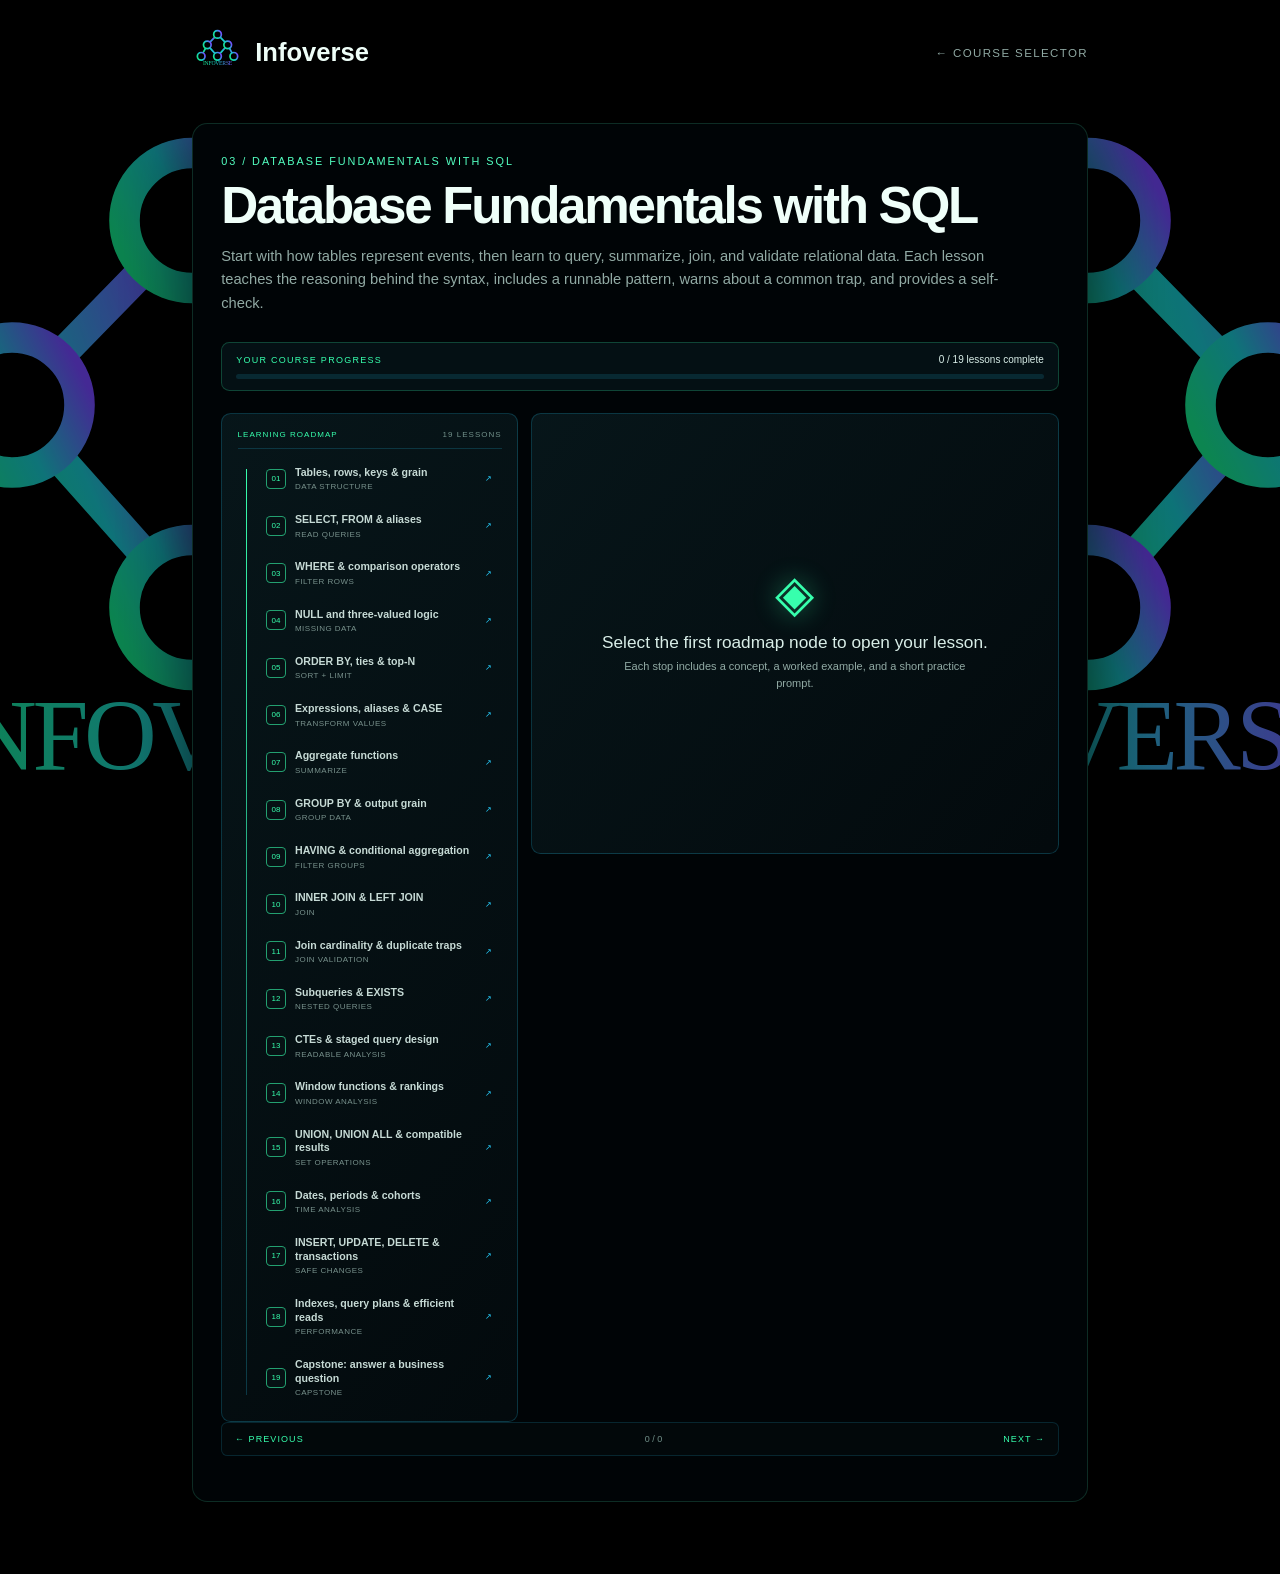
<file: modules/learn/sql/index.html>
<!doctype html>
<html lang="en">
<head>
  <meta charset="utf-8">
  <meta name="viewport" content="width=device-width, initial-scale=1">
  <meta name="theme-color" content="#030708">
  <title>Database Fundamentals with SQL | Infoverse</title>
  <link rel="stylesheet" href="../../module-shell.css">
  <link rel="stylesheet" href="../course-roadmap.css">
  <link rel="stylesheet" href="../course-theme.css">
  <link rel="stylesheet" href="course.css">
</head>
<body>
  <div class="module-shell course-shell">
    <div class="module-logo-half module-logo-left" aria-hidden="true"></div>
    <div class="module-logo-half module-logo-right" aria-hidden="true"></div>
    <header class="module-topbar">
      <a class="module-brand" href="../../../index.html?home=1#home"><img src="../../../assets/infoverse.svg" alt=""><span>Infoverse</span></a>
      <a class="module-return" href="../index.html">← COURSE SELECTOR</a>
    </header>
    <main class="module-layout course-layout">
      <p class="module-eyebrow" id="courseEyebrow"></p>
      <h1 id="courseTitle"></h1>
      <p class="module-intro" id="courseIntro"></p>
      <section class="course-progress">
        <div><span>YOUR COURSE PROGRESS</span><strong id="progressText"></strong></div>
        <div class="progress-track" role="progressbar" aria-label="Course completion" aria-valuemin="0" aria-valuemax="19" aria-valuenow="0"><span id="progressBar"></span></div>
      </section>
      <div class="course-workspace">
        <section class="roadmap-panel" aria-label="Course roadmap">
          <div class="roadmap-heading"><span>LEARNING ROADMAP</span><span>SELECT A NODE</span></div>
          <ol class="roadmap-nodes" id="roadmapNodes"></ol>
        </section>
        <article class="lesson-panel" id="lessonPanel" aria-live="polite">
          <div class="lesson-empty"><span class="lesson-signal">◈</span><p>Select the first roadmap node to open your lesson.</p><small>Each stop includes a concept, a worked example, and a short practice prompt.</small></div>
        </article>
      </div>
      <nav class="lesson-nav" aria-label="Course navigation"><a id="previousNode" href="#">← PREVIOUS</a><span id="nodePosition">0 / 0</span><a id="nextNode" href="#">NEXT →</a></nav>
    </main>
  </div>
  <script src="course.js"></script>
  <script src="../course-runtime.js"></script>
</body>
</html>
</file>
<file: style.css>
:root { --neon-green: #37ffad; --neon-blue: #27cfff; --page-black: #030708; --page-text: #effff9; --page-muted: #91aaa4; }
* { box-sizing: border-box; }
html, body { width: 100%; min-height: 100%; margin: 0; background: var(--page-black); color: var(--page-text); font-family: Arial, Helvetica, sans-serif; }
body { overflow: hidden; }
button, a { font: inherit; }

.intro { position: fixed; inset: 0; z-index: 10; display: grid; place-items: center; overflow: hidden; background: #000; }
.logo-stage { position: relative; width: 100vmin; height: 100vmin; background: #000; }
.intro-logo { position: absolute; inset: 0; z-index: 1; display: block; width: 100%; height: 100%; object-fit: contain; }
.intro-half { position: absolute; inset: 0; z-index: 3; background: url("assets/infoverse.svg") center / contain no-repeat; opacity: 0; pointer-events: none; }
.intro-left { clip-path: inset(0 50% 0 0); }.intro-right { clip-path: inset(0 0 0 50%); }
.enter-button { position: absolute; z-index: 4; left: 50%; bottom: 12%; padding: 1.4vh 2.3vw; transform: translateX(-50%); border: 1px solid rgba(255,255,255,.55); border-radius: 999px; background: rgba(0,0,0,.8); color: #fff; cursor: pointer; letter-spacing: .18em; transition: transform .2s ease, background .2s ease; }
.enter-button:hover { transform: translateX(-50%) scale(1.05); background: rgba(55,255,173,.16); }
.enter-button:focus-visible, .module-card:focus-visible { outline: 2px solid var(--neon-blue); outline-offset: 4px; }
.intro.leaving .intro-logo { opacity: 0; transition: opacity .15s ease; }.intro.leaving .intro-half { opacity: 1; }
.intro.leaving .intro-left { animation: split-left .85s cubic-bezier(.65,0,.2,1) forwards; }.intro.leaving .intro-right { animation: split-right .85s cubic-bezier(.65,0,.2,1) forwards; }
.intro.leaving .enter-button { opacity: 0; transform: translateX(-50%) scale(.85); transition: opacity .2s ease, transform .2s ease; }
@keyframes split-left { to { transform: translateX(-100vw); } } @keyframes split-right { to { transform: translateX(100vw); } }

.main-page { position: fixed; inset: 0; overflow-y: auto; padding: 3vh 0 8vh; background: #000; opacity: 0; transform: scale(1.03); pointer-events: none; }
.main-page.visible { opacity: 1; transform: scale(1); pointer-events: auto; transition: opacity .55s ease, transform .7s ease; }
.main-logo-half { position: absolute; z-index: 0; top: calc(50% + 9vh); width: 100vmin; height: 100vmin; background: url("assets/infoverse.svg") center / 100% 100% no-repeat; opacity: .72; pointer-events: none; transform: translateY(-50%); }
.main-logo-left { left: calc(15vw - 50vmin); clip-path: inset(0 50% 0 0); }.main-logo-right { left: calc(85vw - 50vmin); clip-path: inset(0 0 0 50%); }
.site-header { position: relative; z-index: 2; display: flex; width: 90vw; align-items: center; gap: 1vw; margin: 0 auto 7vh; }
.header-logo { width: clamp(42px, 5vw, 76px); aspect-ratio: 1; object-fit: contain; }.site-header h1 { margin: 0; font-size: clamp(28px, 4vw, 54px); }
.module-grid { position: relative; z-index: 2; display: grid; width: 70vw; grid-template-columns: repeat(3, minmax(0,1fr)); gap: 1vw; margin: 0 auto; }
.module-card { --card-glow: rgba(55,255,173,.1); position: relative; display: flex; min-width: 0; min-height: 42vh; flex-direction: column; overflow: hidden; padding: 1.6vw; border: 1px solid rgba(55,255,173,.27); border-radius: .9vw; background: linear-gradient(145deg, rgba(55,255,173,.07), transparent 42%), radial-gradient(ellipse at 85% 18%, rgba(39,207,255,.12), transparent 36%), #051014; color: var(--page-text); text-decoration: none; box-shadow: inset 0 1px rgba(255,255,255,.035), 0 2vh 4vw rgba(0,0,0,.35); transition: transform .25s ease, border-color .25s ease, box-shadow .25s ease; }
.module-card:hover { transform: translateY(-.5vh); border-color: rgba(55,255,173,.65); box-shadow: 0 2vh 5vw var(--card-glow); }
.module-card-top { display: flex; align-items: center; justify-content: space-between; gap: .5vw; }.module-card-index { color: var(--neon-green); font-size: clamp(9px, .75vw, 12px); letter-spacing: .16em; }.module-card-tag { padding: .5vh .6vw; border: 1px solid rgba(39,207,255,.24); border-radius: .3vw; color: var(--neon-blue); font-size: clamp(8px, .62vw, 10px); letter-spacing: .1em; white-space: nowrap; }
.module-card-art { position: relative; display: block; height: 10vh; margin: 2.5vh 0 1.8vh; color: var(--neon-green); }.module-card-art i { position: absolute; display: block; width: .8vw; aspect-ratio: 1; border: 2px solid currentColor; border-radius: 50%; background: #061215; box-shadow: 0 0 1vw rgba(55,255,173,.26); }
.module-art-learn::before { position: absolute; top: 1.5vh; left: .5vw; width: 8vw; height: 6vh; border-top: 1px solid rgba(39,207,255,.7); border-right: 1px solid rgba(39,207,255,.7); border-radius: 0 1vw 0 0; content: ""; transform: skewY(-25deg); }
.module-art-learn i:nth-child(1) { top: .4vh; left: .2vw; }.module-art-learn i:nth-child(2) { top: 2vh; left: 2.2vw; border-color: var(--neon-blue); }.module-art-learn i:nth-child(3) { top: 3.8vh; left: 4.2vw; }.module-art-learn i:nth-child(4) { top: 5.7vh; left: 6.2vw; border-color: var(--neon-blue); }.module-art-learn i:nth-child(5) { top: 7.4vh; left: 8.2vw; }
.module-art-games { display: grid; width: 8vw; grid-template-columns: repeat(2, 1vw); grid-template-rows: repeat(2, 1vw); align-content: center; justify-content: center; gap: .6vw; transform: rotate(45deg); }.module-art-games i { position: static; width: 1vw; border-radius: .2vw; }.module-art-games i:nth-child(2), .module-art-games i:nth-child(3) { border-color: var(--neon-blue); }
.module-art-challenges::before { position: absolute; bottom: .4vh; left: .2vw; width: 9vw; height: 1px; background: rgba(39,207,255,.5); content: ""; }.module-art-challenges i { bottom: .5vh; left: .8vw; width: .65vw; height: 3.2vh; border: 1px solid var(--neon-green); border-radius: .2vw .2vw 0 0; background: linear-gradient(0deg, rgba(55,255,173,.04), rgba(55,255,173,.42)); }.module-art-challenges i:nth-child(2) { left: 2.2vw; height: 5.5vh; border-color: var(--neon-blue); }.module-art-challenges i:nth-child(3) { left: 3.6vw; height: 4.2vh; }.module-art-challenges i:nth-child(4) { left: 5vw; height: 7vh; border-color: var(--neon-blue); }
.module-card h2 { margin: 0 0 1vh; font-size: clamp(21px, 2.3vw, 38px); letter-spacing: -.035em; }.module-card p { margin: 0 0 2vh; color: var(--page-muted); font-size: clamp(12px, .95vw, 16px); line-height: 1.6; }.module-card-foot { display: flex; align-items: center; justify-content: space-between; gap: .5vw; margin-top: auto; padding-top: 1.3vh; border-top: 1px solid rgba(55,255,173,.2); color: var(--neon-green); font-size: clamp(9px, .7vw, 11px); letter-spacing: .12em; }.module-card-foot b { color: var(--neon-blue); font-size: 18px; font-weight: 400; transition: transform .2s ease; }.module-card:hover .module-card-foot b { transform: translate(.2vw,-.2vh); }

@media (max-width: 760px) {
  body { overflow: auto; }
  .main-page { position: absolute; min-height: 100vh; padding-bottom: 8vh; }
  .main-logo-half { display: none; }
  .site-header { width: 90vw; margin-bottom: 4vh; }
  .module-grid { width: 90vw; grid-template-columns: 1fr; gap: 1.5vh; }
  .module-card { min-height: 31vh; padding: 4vw; border-radius: 2vw; }
  .module-card-art { height: 9vh; margin: 1vh 0; }.module-card-art i { width: 2.2vw; }
  .module-art-learn::before { width: 20vw; height: 6vh; }.module-art-games { width: 20vw; grid-template-columns: repeat(2,3vw); grid-template-rows: repeat(2,3vw); gap: 1.5vw; }.module-art-games i { width: 3vw; }.module-art-challenges::before { width: 20vw; }.module-art-challenges i { width: 1.8vw; }.module-art-challenges i:nth-child(2) { left: 4vw; }.module-art-challenges i:nth-child(3) { left: 7vw; }.module-art-challenges i:nth-child(4) { left: 10vw; }
}

@media (prefers-reduced-motion: reduce) { *, *::before, *::after { scroll-behavior: auto !important; animation-duration: .01ms !important; transition-duration: .01ms !important; } }
</file>
<file: modules/module-shell.css>
:root {
  color-scheme: dark;
  --shell-black: #030708;
  --shell-panel: #061114;
  --shell-green: #37ffad;
  --shell-blue: #27cfff;
  --shell-text: #effff9;
  --shell-muted: #91aaa4;
}

* { box-sizing: border-box; }

html, body { min-height: 100%; margin: 0; }

body {
  overflow-x: hidden;
  background: var(--shell-black);
  color: var(--shell-text);
  font-family: Arial, Helvetica, sans-serif;
}

a, button { font: inherit; }

.module-shell {
  position: relative;
  min-height: 100vh;
  overflow: hidden;
  padding: 3vh 0 8vh;
  isolation: isolate;
  background: #000;
}

.module-logo-half {
  position: fixed;
  z-index: -1;
  top: calc(50% + 10vh);
  width: min(100vw, 100vh);
  height: min(100vw, 100vh);
  background: url("../assets/infoverse.svg") center / 100% 100% no-repeat;
  opacity: .58;
  pointer-events: none;
  transform: translateY(-50%);
}

.module-logo-left {
  left: calc(15vw - min(50vw, 50vh));
  clip-path: inset(0 50% 0 0);
}

.module-logo-right {
  left: calc(85vw - min(50vw, 50vh));
  clip-path: inset(0 0 0 50%);
}

.module-topbar,
.module-layout {
  position: relative;
  z-index: 1;
  width: 70vw;
  margin-inline: auto;
}

.module-topbar {
  display: flex;
  align-items: center;
  justify-content: space-between;
  gap: 20px;
  margin-bottom: 5vh;
}

.module-brand {
  display: inline-flex;
  align-items: center;
  gap: 12px;
  color: var(--shell-text);
  font-size: clamp(20px, 2vw, 30px);
  font-weight: 700;
  text-decoration: none;
}

.module-brand img { width: clamp(38px, 4vw, 58px); aspect-ratio: 1; object-fit: contain; }

.module-return {
  color: var(--shell-muted);
  font-size: clamp(11px, .9vw, 14px);
  letter-spacing: .12em;
  text-decoration: none;
}

.module-return:hover { color: var(--shell-green); }

.module-layout {
  padding: 2.2vh 2.2vw 5vh;
  border: 1px solid rgba(55,255,173,.13);
  border-radius: 1.2vw;
  background: rgba(0,5,7,.97);
  box-shadow: 0 2vh 6vw rgba(0,0,0,.7);
}

.module-layout h1 {
  margin: 0 0 1.1vh;
  font-size: clamp(32px, 4vw, 64px);
  letter-spacing: -.045em;
}

.module-eyebrow {
  margin: 1.2vh 0 1vh;
  color: var(--shell-blue);
  font-size: clamp(10px, .85vw, 13px);
  letter-spacing: .18em;
}

.module-intro {
  max-width: 94%;
  margin: 0 0 3vh;
  color: var(--shell-muted);
  font-size: clamp(14px, 1.15vw, 18px);
  line-height: 1.6;
}

.module-layout :focus-visible { outline: 2px solid var(--shell-blue); outline-offset: 4px; }

@media (max-width: 760px) {
  .module-shell { padding-top: 2vh; }
  .module-topbar, .module-layout { width: 90vw; }
  .module-topbar { margin-bottom: 3vh; }
  .module-layout { padding: 2.5vh 4vw 4vh; border-radius: 3vw; }
  .module-logo-half { display: none; }
}
</file>
<file: modules/challenges/challenges.css>
.challenge-layout { --mission-green: #37ffad; --mission-blue: #27cfff; }
.challenge-layout .module-eyebrow { color: var(--mission-green); }
.mission-progress { margin: 2.5vh 0 2vh; padding: 1.5vh 1.4vw; border: 1px solid rgba(55,255,173,.2); border-radius: .6vw; background: #041014; }
.mission-progress > div:first-child { display: flex; justify-content: space-between; gap: 1vw; }
.mission-progress span { color: #72918a; font-size: clamp(9px, .72vw, 12px); letter-spacing: .14em; }
.mission-progress strong { color: #d9eee8; font-size: clamp(10px, .8vw, 13px); font-weight: 500; }
.mission-progress-track { height: .45vh; min-height: 3px; overflow: hidden; margin-top: 1vh; background: rgba(39,207,255,.12); }
.mission-progress-track span { display: block; width: 0; height: 100%; background: linear-gradient(90deg, var(--mission-green), var(--mission-blue)); transition: width .25s ease; }
.mission-grid { display: grid; grid-template-columns: repeat(3, minmax(0,1fr)); gap: 1vw; }
.mission-card { min-width: 0; border: 1px solid rgba(55,255,173,.24); border-radius: .75vw; background: linear-gradient(145deg, rgba(55,255,173,.06), transparent 46%), radial-gradient(ellipse at 85% 15%, rgba(39,207,255,.1), transparent 38%), #051014; box-shadow: inset 0 1px rgba(255,255,255,.035), 0 1.5vh 3vw rgba(0,0,0,.3); transition: border-color .2s ease, transform .2s ease; }
.mission-card:hover, .mission-card[open] { transform: translateY(-.25vh); border-color: rgba(55,255,173,.5); }
.mission-card > summary { display: flex; min-height: 33vh; flex-direction: column; align-items: flex-start; padding: 1.5vw; cursor: pointer; list-style: none; }
.mission-card > summary::-webkit-details-marker { display: none; }
.mission-number { display: grid; width: 2.2vw; aspect-ratio: 1; place-items: center; border: 1px solid var(--mission-green); border-radius: .4vw; color: var(--mission-green); font-size: clamp(10px, .8vw, 13px); }
.mission-status { margin-top: 2.5vh; color: var(--mission-blue); font-size: clamp(8px, .63vw, 10px); letter-spacing: .14em; }
.mission-card h2 { margin: 1vh 0; color: #e8fff7; font-size: clamp(18px, 1.8vw, 28px); letter-spacing: -.03em; }
.mission-card summary p { margin: 0 0 2vh; color: #91aaa4; font-size: clamp(11px, .88vw, 14px); line-height: 1.55; }
.mission-open { display: flex; width: 100%; justify-content: space-between; gap: .8vw; margin-top: auto; padding-top: 1.2vh; border-top: 1px solid rgba(55,255,173,.2); color: var(--mission-green); font-size: clamp(9px, .7vw, 12px); letter-spacing: .12em; }
.mission-open b { color: var(--mission-blue); font-size: 18px; }
.mission-card[open] .mission-open b { transform: rotate(45deg); }
.mission-brief { padding: 0 1.5vw 1.6vw; border-top: 1px solid rgba(39,207,255,.15); }
.mission-brief h3 { margin: 1.5vh 0 .5vh; color: var(--mission-green); font-size: clamp(12px, 1vw, 16px); }
.mission-brief p, .mission-brief li { color: #a9c2bd; font-size: clamp(10px, .75vw, 13px); line-height: 1.55; }
.mission-brief ul { padding-left: 1.2em; }
.mission-brief label { display: flex; align-items: center; gap: .6vw; color: #91aaa4; font-size: clamp(10px, .75vw, 12px); cursor: pointer; }
.mission-brief input { width: 1vw; min-width: 14px; aspect-ratio: 1; accent-color: var(--mission-green); }
.mission-learning-link { display: inline-flex; align-items: center; gap: .6vw; margin-top: 2.5vh; color: #91aaa4; font-size: clamp(11px, .85vw, 14px); text-decoration: none; }
.mission-learning-link:hover, .mission-learning-link span { color: var(--mission-green); }

@media (max-width: 760px) {
  .mission-progress { padding: 1.4vh 3vw; border-radius: 1.5vw; }
  .mission-grid { grid-template-columns: 1fr; gap: 1.4vh; }
  .mission-card { border-radius: 1.5vw; }
  .mission-card > summary { min-height: 28vh; padding: 4vw; }
  .mission-number { width: 6vw; border-radius: 1vw; }
  .mission-status { margin-top: 2vh; }
  .mission-brief { padding: 0 4vw 4vw; }
  .mission-brief label { gap: 2vw; }
  .mission-brief input { width: 4vw; }
}
</file>
<file: modules/games/games.css>
.games-layout { --game-green:#37ffad; --game-blue:#27cfff; }
.games-layout .module-eyebrow { color:var(--game-green); }
.game-catalog { display:grid; grid-template-columns:repeat(3,minmax(0,1fr)); gap:1vw; color:#e8fff7; }
.game-card { display:flex; min-width:0; min-height:39vh; flex-direction:column; overflow:hidden; padding:1.6vw; border:1px solid rgba(55,255,173,.24); border-radius:.8vw; background:linear-gradient(145deg,rgba(55,255,173,.07),transparent 42%),radial-gradient(ellipse at 85% 18%,rgba(39,207,255,.12),transparent 36%),#051014; color:inherit; text-decoration:none; box-shadow:inset 0 1px rgba(255,255,255,.035),0 2vh 4vw rgba(0,0,0,.3); transition:transform .25s ease,border-color .25s ease,box-shadow .25s ease; }
.game-card:hover { transform:translateY(-.5vh); border-color:rgba(55,255,173,.62); box-shadow:0 2vh 5vw rgba(20,255,170,.1); }
.game-card-top { display:flex; align-items:center; justify-content:space-between; gap:.5vw; }
.game-index { color:var(--game-green); font-size:clamp(10px,.8vw,13px); letter-spacing:.2em; }
.game-tag { padding:.55vh .6vw; border:1px solid rgba(39,207,255,.25); border-radius:.25vw; color:var(--game-blue); font-size:clamp(8px,.65vw,11px); letter-spacing:.12em; white-space:nowrap; }
.game-symbol { position:relative; display:grid; width:7vw; height:7vw; min-width:58px; min-height:58px; place-items:center; margin:3vh 0 2vh; color:var(--game-green); filter:drop-shadow(0 0 1vw rgba(55,255,173,.22)); }
.pattern-symbol { grid-template-columns:repeat(2,1vw); grid-template-rows:repeat(2,1vw); gap:.6vw; transform:rotate(45deg); }
.pattern-symbol i { width:1vw; aspect-ratio:1; border:2px solid var(--game-green); border-radius:.2vw; }
.pattern-symbol i:nth-child(2),.pattern-symbol i:nth-child(3) { border-color:var(--game-blue); background:rgba(39,207,255,.15); }
.logic-symbol { border:1px solid rgba(39,207,255,.35); border-radius:50%; box-shadow:0 0 0 1vw rgba(39,207,255,.035),inset 0 0 2vw rgba(39,207,255,.08); }
.logic-symbol::before,.logic-symbol::after { position:absolute; width:8vw; height:1px; background:var(--game-green); content:""; opacity:.7; }
.logic-symbol::before { transform:rotate(45deg); }.logic-symbol::after { transform:rotate(-45deg); }
.logic-symbol span { z-index:1; color:var(--game-blue); font-size:clamp(30px,3vw,50px); font-weight:700; }
.data-symbol { grid-template-columns:repeat(5,.55vw); align-items:end; gap:.45vw; border-bottom:1px solid rgba(39,207,255,.4); }
.data-symbol i { width:.55vw; border:1px solid var(--game-green); background:linear-gradient(0deg,rgba(55,255,173,.05),rgba(55,255,173,.45)); }
.data-symbol i:nth-child(1){height:2.5vw}.data-symbol i:nth-child(2){height:4vw;border-color:var(--game-blue)}.data-symbol i:nth-child(3){height:3vw}.data-symbol i:nth-child(4){height:5vw;border-color:var(--game-blue)}.data-symbol i:nth-child(5){height:3.4vw}
.game-card h2 { margin:0 0 1vh; color:#e8fff7; font-size:clamp(20px,2.25vw,34px); letter-spacing:-.03em; }
.game-card>p { min-height:5vh; margin:0 0 2vh; color:#91aaa4; font-size:clamp(12px,.95vw,16px); line-height:1.55; }
.game-launch { display:flex; width:100%; align-items:center; justify-content:space-between; gap:.8vw; margin-top:auto; padding:1.4vh 0 0; border-top:1px solid rgba(55,255,173,.2); color:var(--game-green); font-size:clamp(9px,.75vw,12px); letter-spacing:.13em; }
.game-launch b { color:var(--game-blue); font-size:clamp(16px,1.3vw,21px); font-weight:400; }
.game-card:focus-visible { outline:2px solid var(--game-blue); outline-offset:4px; }
.game-catalog-note { margin:2vh 0 0; color:#718d87; font-size:clamp(10px,.76vw,13px); line-height:1.5; }
@media(max-width:760px) { .game-catalog{grid-template-columns:1fr;gap:1.5vh}.game-card{min-height:29vh;padding:4vw;border-radius:2vw}.game-symbol{width:14vw;height:14vw;margin:2vh 0}.pattern-symbol{grid-template-columns:repeat(2,3vw);grid-template-rows:repeat(2,3vw);gap:1vw}.pattern-symbol i{width:3vw}.logic-symbol::before,.logic-symbol::after{width:16vw}.data-symbol{grid-template-columns:repeat(5,1.3vw);gap:1vw}.data-symbol i{width:1.3vw}.data-symbol i:nth-child(1){height:5vw}.data-symbol i:nth-child(2){height:8vw}.data-symbol i:nth-child(3){height:6vw}.data-symbol i:nth-child(4){height:10vw}.data-symbol i:nth-child(5){height:7vw} }
</file>
<file: modules/learn/learn.css>
.learn-layout h1 span { color: var(--shell-green); }
.learn-stats { display:grid; grid-template-columns:repeat(3,minmax(0,1fr)); gap:1vw; margin:2.5vh 0 3vh; }
.learn-stats > div { display:grid; gap:.7vh; padding:1.4vh 1.2vw; border:1px solid rgba(39,207,255,.2); border-radius:.55vw; background:linear-gradient(120deg,#07161a,#071311); }
.learn-stats span,.course-level { color:#72918a; font-size:clamp(9px,.68vw,11px); letter-spacing:.15em; }
.learn-stats strong { color:#d9eee8; font-size:clamp(11px,.92vw,15px); }
.course-grid { display:grid; grid-template-columns:repeat(3,minmax(0,1fr)); gap:1vw; }
.course-card { --course-accent:var(--shell-green); position:relative; display:flex; min-width:0; min-height:43vh; flex-direction:column; overflow:hidden; padding:1.5vw; border:1px solid rgba(55,255,173,.27); border-radius:.9vw; background:linear-gradient(145deg,rgba(55,255,173,.07),transparent 42%),radial-gradient(ellipse at 85% 18%,rgba(39,207,255,.12),transparent 36%),#051014; color:var(--shell-text); text-decoration:none; box-shadow:inset 0 1px rgba(255,255,255,.035),0 2vh 4vw rgba(0,0,0,.35); transition:transform .25s ease,border-color .25s ease,box-shadow .25s ease; }
.course-card:hover { transform:translateY(-.5vh); border-color:rgba(55,255,173,.68); box-shadow:0 2vh 5vw rgba(55,255,173,.12); }
.course-powerbi { --course-accent:var(--shell-blue); border-color:rgba(39,207,255,.27); }
.course-sql { border-color:rgba(55,255,173,.32); }
.course-top { display:flex; align-items:center; justify-content:space-between; gap:.5vw; color:var(--shell-green); font-size:clamp(8px,.68vw,11px); letter-spacing:.14em; }
.course-tag { padding:.5vh .6vw; border:1px solid rgba(39,207,255,.24); border-radius:.3vw; color:var(--shell-blue); white-space:nowrap; }
.course-art { position:relative; height:9vh; margin:2vh 0 1vh; color:var(--course-accent); }
.course-art i { position:absolute; display:block; width:.8vw; aspect-ratio:1; border:2px solid currentColor; border-radius:50%; background:#061215; box-shadow:0 0 1vw rgba(55,255,173,.26); }
.art-analysis::before { position:absolute; top:2vh; left:.5vw; width:7vw; height:5vh; border-top:1px solid var(--shell-blue); border-right:1px solid var(--shell-blue); content:""; transform:skewY(-22deg); }
.art-analysis i:nth-child(1){top:.5vh;left:.2vw}.art-analysis i:nth-child(2){top:2vh;left:2vw}.art-analysis i:nth-child(3){top:3.6vh;left:4vw}.art-analysis i:nth-child(4){top:5.2vh;left:6vw}.art-analysis i:nth-child(5){top:6.7vh;left:8vw}
.art-bi i { bottom:.5vh; left:.5vw; width:.8vw; height:3vh; border:1px solid currentColor; border-radius:.15vw .15vw 0 0; }
.art-bi i:nth-child(2){left:1.8vw;height:5vh}.art-bi i:nth-child(3){left:3.1vw;height:4vh}.art-bi i:nth-child(4){left:4.4vw;height:7vh}
.art-sql i { top:1vh;left:.5vw;width:2.4vw;height:2.4vw;border-radius:50%; }.art-sql i:nth-child(2){left:3vw;top:3vh;border-color:var(--shell-blue)}.art-sql i:nth-child(3){left:5.5vw;top:1vh}
.course-level { margin-bottom:.8vh; color:var(--course-accent); }
.course-card h2 { margin:0 0 1vh; font-size:clamp(20px,1.8vw,30px); letter-spacing:-.035em; line-height:1.16; }
.course-card p { margin:0 0 2vh; color:var(--shell-muted); font-size:clamp(12px,.91vw,15px); line-height:1.55; }
.course-foot { display:flex; align-items:center; justify-content:space-between; gap:.5vw; margin-top:auto; padding-top:1.2vh; border-top:1px solid rgba(55,255,173,.2); color:var(--shell-green); font-size:clamp(9px,.68vw,11px); letter-spacing:.12em; }
.course-foot b { color:var(--shell-blue); font-size:18px; font-weight:400; }
.learn-note { margin:2vh 0 0; color:#718d87; font-size:clamp(10px,.76vw,13px); line-height:1.55; }
.course-card:focus-visible { outline:2px solid var(--shell-blue); outline-offset:4px; }
@media(max-width:760px) {
  .learn-stats,.course-grid { grid-template-columns:1fr; gap:1vh; }
  .learn-stats>div { padding:1.3vh 3vw; border-radius:2vw; }
  .course-card { min-height:30vh; padding:4vw; border-radius:2vw; }
  .course-art { height:8vh; margin:1vh 0; }
  .course-art i { width:2.2vw; }
  .art-analysis::before { width:20vw; }
  .art-bi i { width:2vw; }
  .art-bi i:nth-child(2){left:4vw}.art-bi i:nth-child(3){left:7vw}.art-bi i:nth-child(4){left:10vw}
  .art-sql i { width:6vw;height:6vw }.art-sql i:nth-child(2){left:8vw}.art-sql i:nth-child(3){left:15vw}
}
</file>
<file: modules/games/game-play.css>
.arcade-child { --game-green:#37ffad; --game-blue:#27cfff; }
.arcade-child .module-eyebrow { color:var(--game-green); }
.game-description { max-width:65ch; margin:0 0 2.5vh; color:var(--shell-muted); font-size:clamp(12px,.95vw,15px); line-height:1.6; }
.setup-card,.game-round,.game-results { border:1px solid rgba(55,255,173,.24); border-radius:.8vw; background:linear-gradient(145deg,rgba(55,255,173,.055),transparent 45%),#041014; box-shadow:0 2vh 4vw rgba(0,0,0,.32); }
.setup-card { padding:1.5vw; }
.setup-title { margin:0 0 .5vh; color:#e8fff7; font-size:clamp(20px,1.8vw,28px); }
.setup-caption { margin:0 0 1.5vh; color:#91aaa4; font-size:clamp(11px,.82vw,13px); line-height:1.5; }
.preset-grid { display:grid; grid-template-columns:repeat(4,minmax(0,1fr)); gap:.75vw; }
.preset-button { min-width:0; padding:1.2vh .8vw; border:1px solid rgba(39,207,255,.22); border-radius:.5vw; background:#030d10; color:#d9eee8; text-align:left; cursor:pointer; transition:border-color .2s ease,background .2s ease; }
.preset-button:hover,.preset-button[aria-pressed="true"] { border-color:var(--game-green); background:rgba(55,255,173,.07); }
.preset-button strong,.preset-button span { display:block; }.preset-button strong { margin-bottom:.5vh; color:var(--game-green); font-size:clamp(12px,1vw,16px); }.preset-button span { color:#8ba7a0; font-size:clamp(9px,.68vw,11px); line-height:1.4; }
.custom-settings { display:grid; grid-template-columns:repeat(3,minmax(0,1fr)); gap:.75vw; margin-top:1.5vh; padding:1vw; border:1px solid rgba(39,207,255,.16); border-radius:.6vw; background:rgba(0,6,9,.55); }
.custom-settings[hidden] { display:none; }.custom-settings label { display:grid; gap:.6vh; color:#9bb5ae; font-size:clamp(10px,.72vw,12px); letter-spacing:.05em; }
.custom-settings select { width:100%; min-width:0; padding:.9vh .7vw; border:1px solid rgba(39,207,255,.25); border-radius:.35vw; background:#061216; color:#e8fff7; font:inherit; }
.settings-summary { display:flex; align-items:center; justify-content:space-between; gap:1vw; margin-top:1.5vh; padding:1vh 0; color:#a9c2bd; font-size:clamp(10px,.78vw,13px); line-height:1.5; }
.settings-summary strong { color:var(--game-green); font-weight:600; }
.primary-action,.secondary-action { min-height:5vh; padding:0 1.3vw; border:1px solid var(--game-green); border-radius:.4vw; background:linear-gradient(100deg,rgba(55,255,173,.16),rgba(39,207,255,.1)); color:var(--game-green); font-size:clamp(10px,.78vw,13px); font-weight:700; letter-spacing:.1em; cursor:pointer; }
.primary-action:hover,.secondary-action:hover { box-shadow:0 0 2vw rgba(55,255,173,.17); }.secondary-action { border-color:rgba(39,207,255,.35); color:var(--game-blue); background:rgba(39,207,255,.04); }
.scoring-note { margin:1.2vh 0 0; padding:1vh 1vw; border-left:2px solid var(--game-blue); background:rgba(39,207,255,.04); color:#92aaa4; font-size:clamp(10px,.74vw,12px); line-height:1.55; }
.game-round { padding:1.5vw; }.round-top { display:flex; align-items:center; justify-content:space-between; gap:1vw; padding-bottom:1vh; border-bottom:1px solid rgba(39,207,255,.17); }
.round-label { color:var(--game-green); font-size:clamp(9px,.7vw,11px); letter-spacing:.15em; }.round-stats { display:flex; gap:.6vw; }.round-stat { min-width:6vw; padding:.8vh .7vw; border:1px solid rgba(39,207,255,.18); border-radius:.4vw; background:#02090c; text-align:right; }.round-stat small { display:block; color:#78918a; font-size:clamp(8px,.58vw,10px); letter-spacing:.12em; }.round-stat strong { color:var(--game-blue); font-size:clamp(13px,1.2vw,19px); font-variant-numeric:tabular-nums; }.round-stat:first-child strong { color:var(--game-green); }
.question-progress,.timer-track { height:.45vh; min-height:3px; overflow:hidden; margin-top:1vh; background:rgba(39,207,255,.12); }.question-progress span,.timer-track span { display:block; width:0;height:100%;background:linear-gradient(90deg,var(--game-green),var(--game-blue));transition:width .2s linear; }.timer-track.is-urgent span { background:#ff5378; }
.question-content { padding:2vh 0 1vh; }.question-topic { color:var(--game-blue); font-size:clamp(9px,.65vw,11px); letter-spacing:.13em; }.question-prompt { margin:1vh 0 1.5vh; color:#f0fff9; font-size:clamp(17px,1.7vw,26px); line-height:1.45; }
.question-sequence { display:flex; flex-wrap:wrap; justify-content:center; gap:.6vw; margin:1vh 0 1.5vh; }.question-sequence span { display:grid; min-width:3.4vw; aspect-ratio:1; place-items:center; padding:.4vw; border:1px solid rgba(39,207,255,.28); border-radius:.45vw; background:rgba(39,207,255,.045); color:var(--game-blue); font-size:clamp(16px,1.8vw,26px); }.question-sequence span:last-child { border-style:dashed; border-color:rgba(55,255,173,.55); color:var(--game-green); }
.question-data { width:100%; margin:1vh 0 1.5vh; border-collapse:collapse; color:#c4dad4; font-size:clamp(10px,.8vw,13px); }.question-data th,.question-data td { padding:.7vh .6vw; border-bottom:1px solid rgba(39,207,255,.13); text-align:left; }.question-data th { color:var(--game-green); font-size:.9em; letter-spacing:.1em; }.question-data td:last-child { color:var(--game-blue); font-variant-numeric:tabular-nums; }
.answer-grid { display:grid; grid-template-columns:repeat(2,minmax(0,1fr)); gap:.65vw; }.answer-choice { display:flex; min-width:0; min-height:5.3vh; align-items:center; gap:.7vw; padding:.85vh .9vw; border:1px solid rgba(39,207,255,.2); border-radius:.45vw; background:#030e12; color:#d9eee8; text-align:left; cursor:pointer; }.answer-choice:hover:not(:disabled) { border-color:var(--game-green); background:rgba(55,255,173,.06); }.answer-choice b { display:grid; width:1.7vw; min-width:22px; aspect-ratio:1; place-items:center; border:1px solid rgba(39,207,255,.35); border-radius:.3vw; color:var(--game-blue); }.answer-choice.is-right { border-color:var(--game-green); color:var(--game-green); background:rgba(55,255,173,.08); }.answer-choice.is-wrong { border-color:#ff5378; color:#ff9aaf; background:rgba(255,83,120,.08); }.answer-choice:disabled { cursor:default; }
.round-feedback { min-height:3vh; margin-top:1.2vh; color:#a9c2bd; font-size:clamp(11px,.86vw,14px); line-height:1.55; }.round-feedback.is-right { color:var(--game-green); }.round-feedback.is-wrong { color:#ff9aaf; }.round-bottom { display:flex; align-items:center; justify-content:space-between; gap:1vw; margin-top:1.2vh; }.round-note { color:#78918a; font-size:clamp(9px,.68vw,11px); }
.game-results { padding:2vw; text-align:center; }.result-rank { color:var(--game-green); font-size:clamp(9px,.7vw,12px); letter-spacing:.18em; }.result-score { margin:1vh 0; color:var(--game-green); font-size:clamp(56px,8vw,104px); font-weight:700; line-height:1; text-shadow:0 0 3vw rgba(55,255,173,.2); }.result-score span { color:var(--game-blue); font-size:.38em; }.result-summary { color:#a9c2bd; font-size:clamp(12px,1vw,16px); }.result-breakdown { display:flex; justify-content:center; flex-wrap:wrap; gap:.7vw; margin:2vh 0; }.result-chip { padding:.8vh .9vw; border:1px solid rgba(39,207,255,.2); border-radius:.4vw; color:#9bb5ae; font-size:clamp(10px,.75vw,12px); }.result-chip strong { color:var(--game-blue); }.review-list { margin:2vh auto; max-width:52em; text-align:left; }.review-list summary { padding:1vh .8vw; border:1px solid rgba(39,207,255,.15); color:var(--game-blue); cursor:pointer; }.review-item { padding:.7vh .8vw; border-bottom:1px solid rgba(39,207,255,.1); color:#9bb5ae; font-size:clamp(10px,.74vw,12px); line-height:1.5; }.review-item strong { color:#d9eee8; }
.arcade-child button:focus-visible,.arcade-child select:focus-visible,.arcade-child a:focus-visible { outline:2px solid var(--game-blue); outline-offset:3px; }
@media(max-width:760px) { .setup-card,.game-round,.game-results{padding:4vw;border-radius:2vw}.preset-grid{grid-template-columns:repeat(2,minmax(0,1fr));gap:1vw}.preset-button{padding:1.1vh 2vw;border-radius:1.2vw}.custom-settings{grid-template-columns:1fr;gap:1vh;padding:3vw;border-radius:1.5vw}.custom-settings select{padding:1vh 2vw;border-radius:1vw}.settings-summary{align-items:stretch;flex-direction:column}.primary-action,.secondary-action{min-height:5.5vh;padding:0 4vw;border-radius:1.2vw}.round-top{align-items:flex-start;flex-direction:column}.round-stats{width:100%}.round-stat{flex:1}.answer-grid{grid-template-columns:1fr;gap:1vh}.answer-choice{min-height:5.7vh;gap:2vw;padding:1vh 2vw}.question-sequence{gap:1vw}.question-sequence span{min-width:10vw;border-radius:1vw}.round-bottom{align-items:stretch;flex-direction:column}.result-breakdown{gap:1vw}.result-chip{padding:.9vh 2vw;border-radius:1vw}.game-results{padding:5vw} }
</file>
<file: modules/games/data/game.css>
.arcade-child { --game-green:#00e6a2; --game-blue:#08cfff; }
</file>
<file: modules/games/logic/game.css>
.arcade-child { --game-green:#00e6a2; --game-blue:#08cfff; }
</file>
<file: modules/games/pattern/game.css>
.arcade-child { --game-green:#00e6a2; --game-blue:#08cfff; }
</file>
<file: modules/learn/course-roadmap.css>
.course-layout > h1 { max-width:100%; }
.course-progress { margin:2vh 0 2.5vh; padding:1.2vh 1.1vw; border:1px solid rgba(55,255,173,.22); border-radius:.65vw; background:#041014; }
.course-progress > div:first-child { display:flex; justify-content:space-between; align-items:center; gap:1vw; }
.course-progress span { color:var(--shell-green); font-size:clamp(9px,.7vw,11px); letter-spacing:.14em; }
.course-progress strong { color:#d9eee8; font-size:clamp(10px,.78vw,13px); font-weight:500; }
.progress-track { height:.55vh; min-height:4px; margin-top:1vh; overflow:hidden; border-radius:99px; background:rgba(39,207,255,.13); }
.progress-track span { display:block; width:0; height:100%; background:linear-gradient(90deg,var(--shell-green),var(--shell-blue)); box-shadow:0 0 14px rgba(55,255,173,.5); transition:width .3s ease; }
.course-workspace { display:grid; grid-template-columns:minmax(0,.72fr) minmax(0,1.28fr); align-items:start; gap:1vw; }
.roadmap-panel,.lesson-panel { min-width:0; border:1px solid rgba(39,207,255,.2); border-radius:.75vw; background:linear-gradient(130deg,rgba(7,22,26,.98),rgba(3,10,13,.98)); }
.roadmap-panel { padding:1.2vw; }
.roadmap-heading { display:flex; justify-content:space-between; gap:.5vw; padding:0 0 1vh; border-bottom:1px solid rgba(39,207,255,.18); color:var(--shell-green); font-size:clamp(8px,.62vw,10px); letter-spacing:.13em; }
.roadmap-heading span:last-child { color:#72918a; }
.roadmap-nodes { position:relative; display:grid; gap:.6vh; margin:1vh 0 0; padding:0 0 0 1.5vw; list-style:none; }
.roadmap-nodes::before { position:absolute; top:1.2vh; bottom:1.2vh; left:.63vw; width:1px; background:linear-gradient(var(--shell-green),rgba(39,207,255,.22)); content:""; }
.roadmap-nodes li { position:relative; }
.roadmap-node { display:grid; width:100%; grid-template-columns:auto minmax(0,1fr) auto; align-items:center; gap:.7vw; padding:.8vh .65vw; border:1px solid transparent; border-radius:.45vw; background:transparent; color:#c6dad5; text-align:left; cursor:pointer; transition:background .18s ease,border-color .18s ease; }
.roadmap-node:hover,.roadmap-node[aria-current="step"] { border-color:rgba(55,255,173,.32); background:rgba(55,255,173,.06); }
.node-number { position:relative; z-index:1; display:grid; width:1.35vw; min-width:20px; aspect-ratio:1; place-items:center; border:1px solid rgba(55,255,173,.6); border-radius:.35vw; background:#061114; color:var(--shell-green); font-size:clamp(8px,.62vw,10px); }
.roadmap-node[aria-checked="true"] .node-number { background:var(--shell-green); color:#03100d; }
.node-copy { display:grid; gap:.3vh; min-width:0; }
.node-copy strong { font-size:clamp(10px,.83vw,13px); line-height:1.3; }
.node-copy small { color:#78918c; font-size:clamp(8px,.62vw,10px); letter-spacing:.06em; }
.node-state { color:var(--shell-blue); font-size:clamp(8px,.6vw,10px); }
.lesson-panel { min-height:49vh; padding:1.5vw; }
.lesson-empty { display:grid; min-height:43vh; align-content:center; justify-items:center; text-align:center; }
.lesson-signal { color:var(--shell-green); font-size:clamp(30px,4vw,60px); text-shadow:0 0 2vw rgba(55,255,173,.45); }
.lesson-empty p { margin:1vh 0 .6vh; color:#d9eee8; font-size:clamp(16px,1.35vw,22px); }
.lesson-empty small { max-width:34em; color:var(--shell-muted); font-size:clamp(11px,.85vw,14px); line-height:1.5; }
.lesson-kicker { color:var(--shell-blue); font-size:clamp(9px,.68vw,11px); letter-spacing:.14em; }
.lesson-title { margin:.7vh 0 1.4vh; color:#e8fff7; font-size:clamp(20px,2vw,32px); line-height:1.2; }
.lesson-lead { margin:0 0 1.5vh; color:#b2c9c3; font-size:clamp(12px,.93vw,15px); line-height:1.6; }
.lesson-section { margin-top:1.4vh; padding:1.1vh 1vw; border:1px solid rgba(39,207,255,.13); border-radius:.45vw; background:rgba(2,9,12,.58); }
.lesson-section h3 { margin:0 0 .65vh; color:var(--shell-green); font-size:clamp(9px,.7vw,11px); letter-spacing:.12em; text-transform:uppercase; }
.lesson-section p { margin:0; color:#b2c9c3; font-size:clamp(11px,.84vw,14px); line-height:1.58; white-space:pre-line; }
.lesson-flow { display:flex; align-items:stretch; gap:.4vw; margin-top:.8vh; }
.lesson-flow span { display:grid; flex:1; min-width:0; min-height:4.7vh; place-items:center; padding:.5vh .4vw; border:1px solid rgba(39,207,255,.25); border-radius:.35vw; background:rgba(39,207,255,.045); color:#c7e7e1; font-size:clamp(8px,.66vw,11px); text-align:center; }
.lesson-flow b { align-self:center; color:var(--shell-green); font-size:clamp(12px,1vw,16px); }
.lesson-example { overflow:auto; padding:.8vh .8vw; border-left:2px solid var(--shell-blue); background:#020709; color:#b9fff0; font:clamp(10px,.8vw,13px)/1.55 Consolas,monospace; white-space:pre-wrap; }
.practice-box { border-color:rgba(55,255,173,.28); background:rgba(55,255,173,.045); }
.complete-lesson { display:flex; align-items:center; gap:.6vw; margin-top:1.4vh; color:#a9c2bd; font-size:clamp(10px,.78vw,13px); cursor:pointer; }
.complete-lesson input { width:1vw; min-width:16px; aspect-ratio:1; accent-color:var(--shell-green); }
.lesson-nav { display:flex; align-items:center; justify-content:space-between; gap:1vw; padding-top:1.2vh; }
.lesson-nav a { color:var(--shell-green); font-size:clamp(9px,.68vw,11px); letter-spacing:.12em; text-decoration:none; }
.lesson-nav a[aria-disabled="true"] { opacity:.35; pointer-events:none; }
.lesson-nav span { color:#72918a; font-size:clamp(9px,.68vw,11px); }
@media(max-width:760px) {
  .course-progress { padding:1.5vh 3vw; border-radius:2vw; }
  .course-workspace { grid-template-columns:1fr; gap:1vh; }
  .roadmap-panel,.lesson-panel { border-radius:2vw; }
  .roadmap-panel { padding:3vw; }
  .roadmap-nodes { padding-left:5vw; }
  .roadmap-nodes::before { left:1.8vw; }
  .roadmap-node { gap:2vw; padding:1vh 1vw; border-radius:1.2vw; }
  .node-number { width:5vw; border-radius:1vw; }
  .lesson-panel { min-height:0; padding:4vw; }
  .lesson-empty { min-height:24vh; }
  .lesson-section { padding:1.2vh 3vw; border-radius:1vw; }
  .lesson-flow { flex-wrap:wrap; gap:1vw; }
  .lesson-flow span { min-height:5vh; flex-basis:22%; }
  .lesson-flow b { display:none; }
  .lesson-example { padding:1vh 2vw; }
  .complete-lesson { gap:2vw; }
  .complete-lesson input { width:5vw; }
}
@media(max-width:430px) { .course-progress>div:first-child { align-items:flex-start; flex-direction:column; gap:.6vh; } .roadmap-heading span:last-child { display:none; } }
/* Extra teaching blocks shown inside every lesson panel. */
.lesson-section { margin-top:1.4vh; padding:1.15vh 1vw; border:1px solid rgba(39,207,255,.13); border-radius:.45vw; background:rgba(2,9,12,.62); }
.lesson-section h3 { margin:0 0 .7vh; color:var(--shell-green); font-size:clamp(9px,.7vw,11px); letter-spacing:.12em; text-transform:uppercase; }
.lesson-section p { margin:0; color:#b2c9c3; font-size:clamp(11px,.84vw,14px); line-height:1.65; white-space:pre-line; }
.lesson-section.practice-box { border-color:rgba(55,255,173,.3); background:rgba(55,255,173,.045); }
.lesson-section.mistake-box { border-color:rgba(255,187,89,.25); background:rgba(255,187,89,.035); }
.lesson-section.mistake-box h3 { color:#ffcb77; }
.lesson-example { overflow:auto; margin:.6vh 0 0; padding:.9vh .8vw; border-left:2px solid var(--shell-blue); background:#020709; color:#b9fff0; font:clamp(10px,.8vw,13px)/1.65 Consolas,monospace; white-space:pre-wrap; }
.answer-reveal { margin-top:1.2vh; border:1px solid rgba(39,207,255,.18); border-radius:.4vw; background:rgba(39,207,255,.035); color:#b2c9c3; }
.answer-reveal summary { padding:1vh .8vw; color:var(--shell-blue); font-size:clamp(10px,.76vw,12px); letter-spacing:.06em; cursor:pointer; }
.answer-reveal p { margin:0; padding:0 .8vw 1.2vh; color:#c5dad4; font-size:clamp(11px,.83vw,14px); line-height:1.65; white-space:pre-line; }
.lesson-nav { position:sticky; bottom:0; z-index:3; padding:1.2vh 1vw; border:1px solid rgba(39,207,255,.15); border-radius:.5vw; background:rgba(3,9,11,.96); backdrop-filter:blur(12px); }
@media(max-width:760px) {
  .lesson-section { padding:1.3vh 3vw; border-radius:1vw; }
  .lesson-example { padding:1vh 2vw; }
  .answer-reveal { border-radius:1vw; }
  .answer-reveal summary { padding:1.2vh 3vw; }
  .answer-reveal p { padding:0 3vw 1.4vh; }
  .lesson-nav { border-radius:1.5vw; }
}
</file>
<file: modules/learn/course-theme.css>
.course-shell { --course-accent: #37ffad; }
.course-shell .module-layout { border-color: color-mix(in srgb,var(--course-accent),transparent 84%); }
.course-shell .module-eyebrow,.course-shell .lesson-kicker { color:var(--course-accent); }
.course-shell .lesson-title { text-shadow:0 0 1.5vw color-mix(in srgb,var(--course-accent),transparent 80%); }
.course-shell .roadmap-node[aria-current="step"] { border-color:color-mix(in srgb,var(--course-accent),transparent 55%); }
</file>
<file: modules/learn/fundamentals/course.css>
.course-shell { --course-accent:#37ffad; }
.course-layout .module-eyebrow,.course-layout .lesson-kicker { color:var(--course-accent); }
</file>
<file: modules/learn/power-bi/course.css>
.course-shell { --course-accent:#27cfff; }
.course-layout .module-eyebrow,.course-layout .lesson-kicker { color:var(--course-accent); }
.course-layout .roadmap-node[aria-current="step"] { background:rgba(39,207,255,.07); border-color:rgba(39,207,255,.4); }
.course-layout .node-number { border-color:rgba(39,207,255,.7); color:var(--course-accent); }
.course-layout .progress-track span { background:linear-gradient(90deg,var(--shell-blue),var(--shell-green)); }
</file>
<file: modules/learn/sql/course.css>
.course-shell { --course-accent:#52ffc0; }
.course-layout .module-eyebrow,.course-layout .lesson-kicker { color:var(--course-accent); }
.course-layout .lesson-example { border-left-color:var(--course-accent); }
</file>
